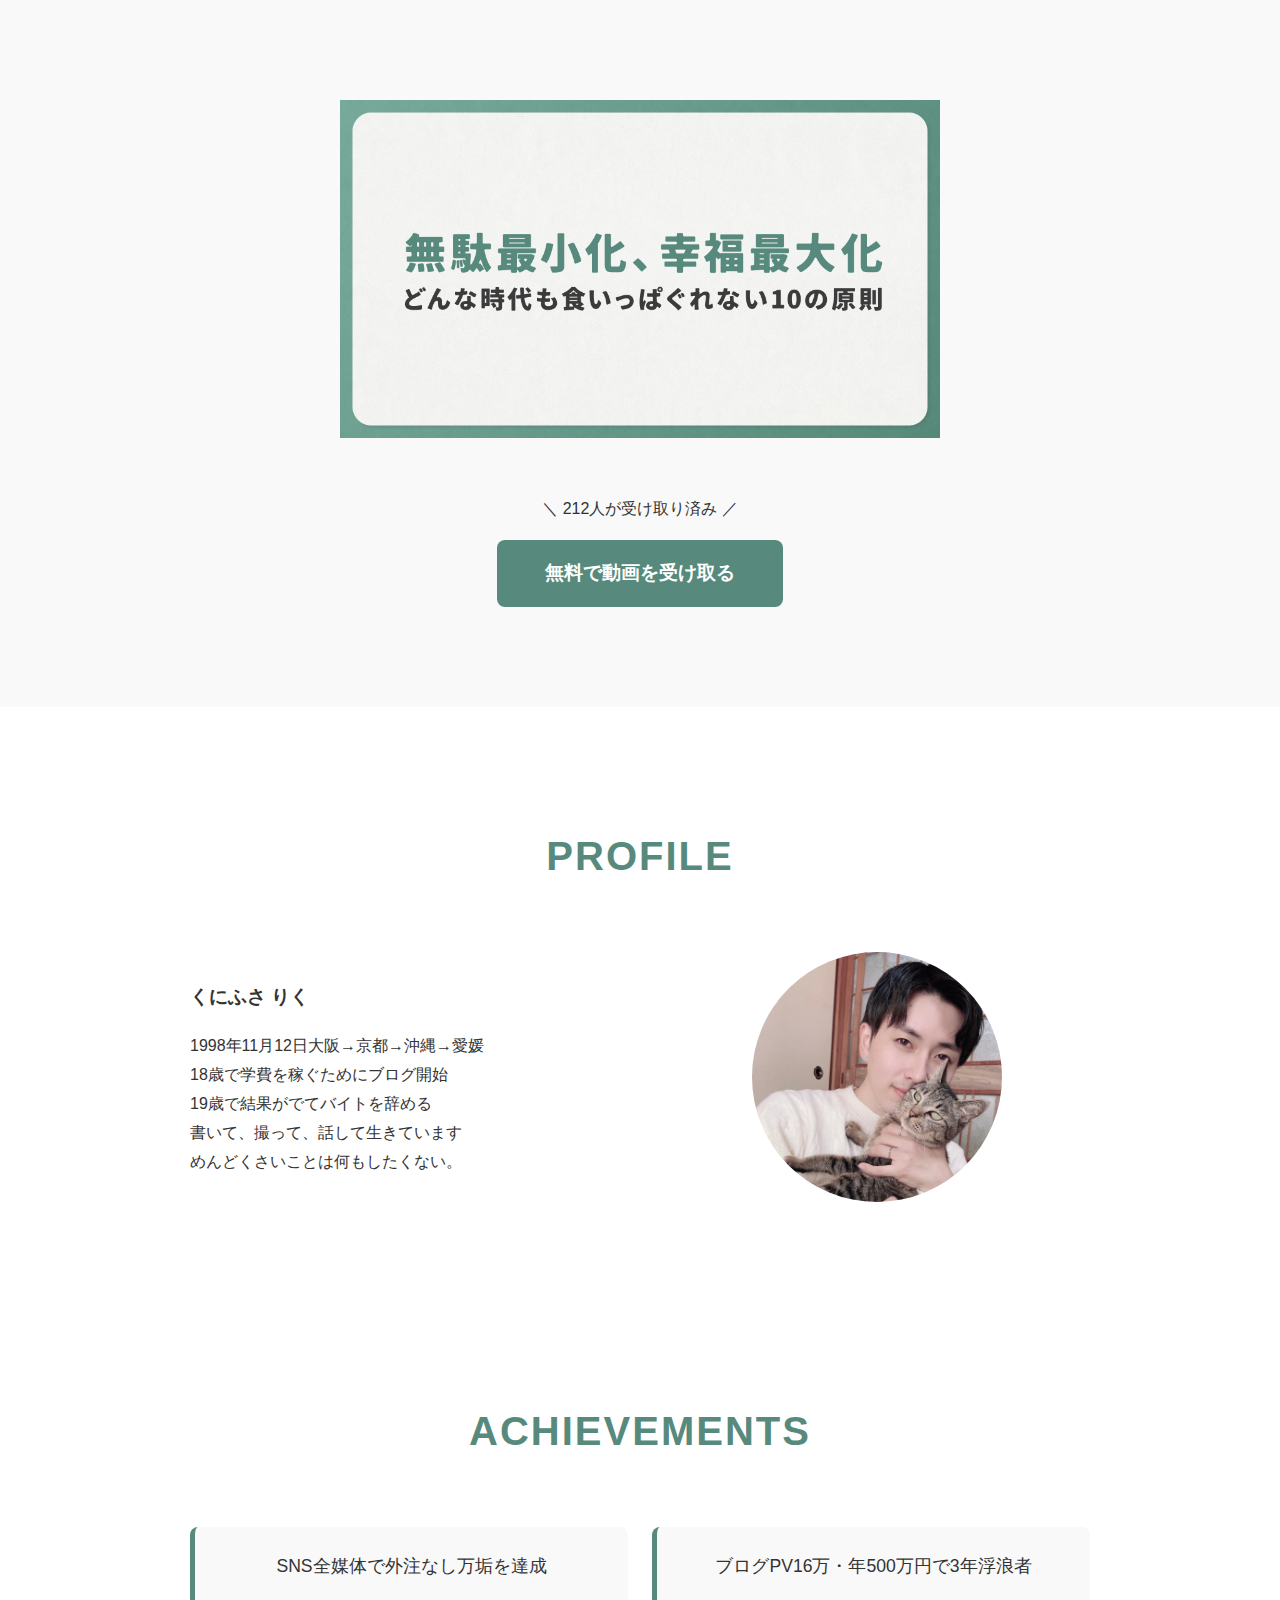
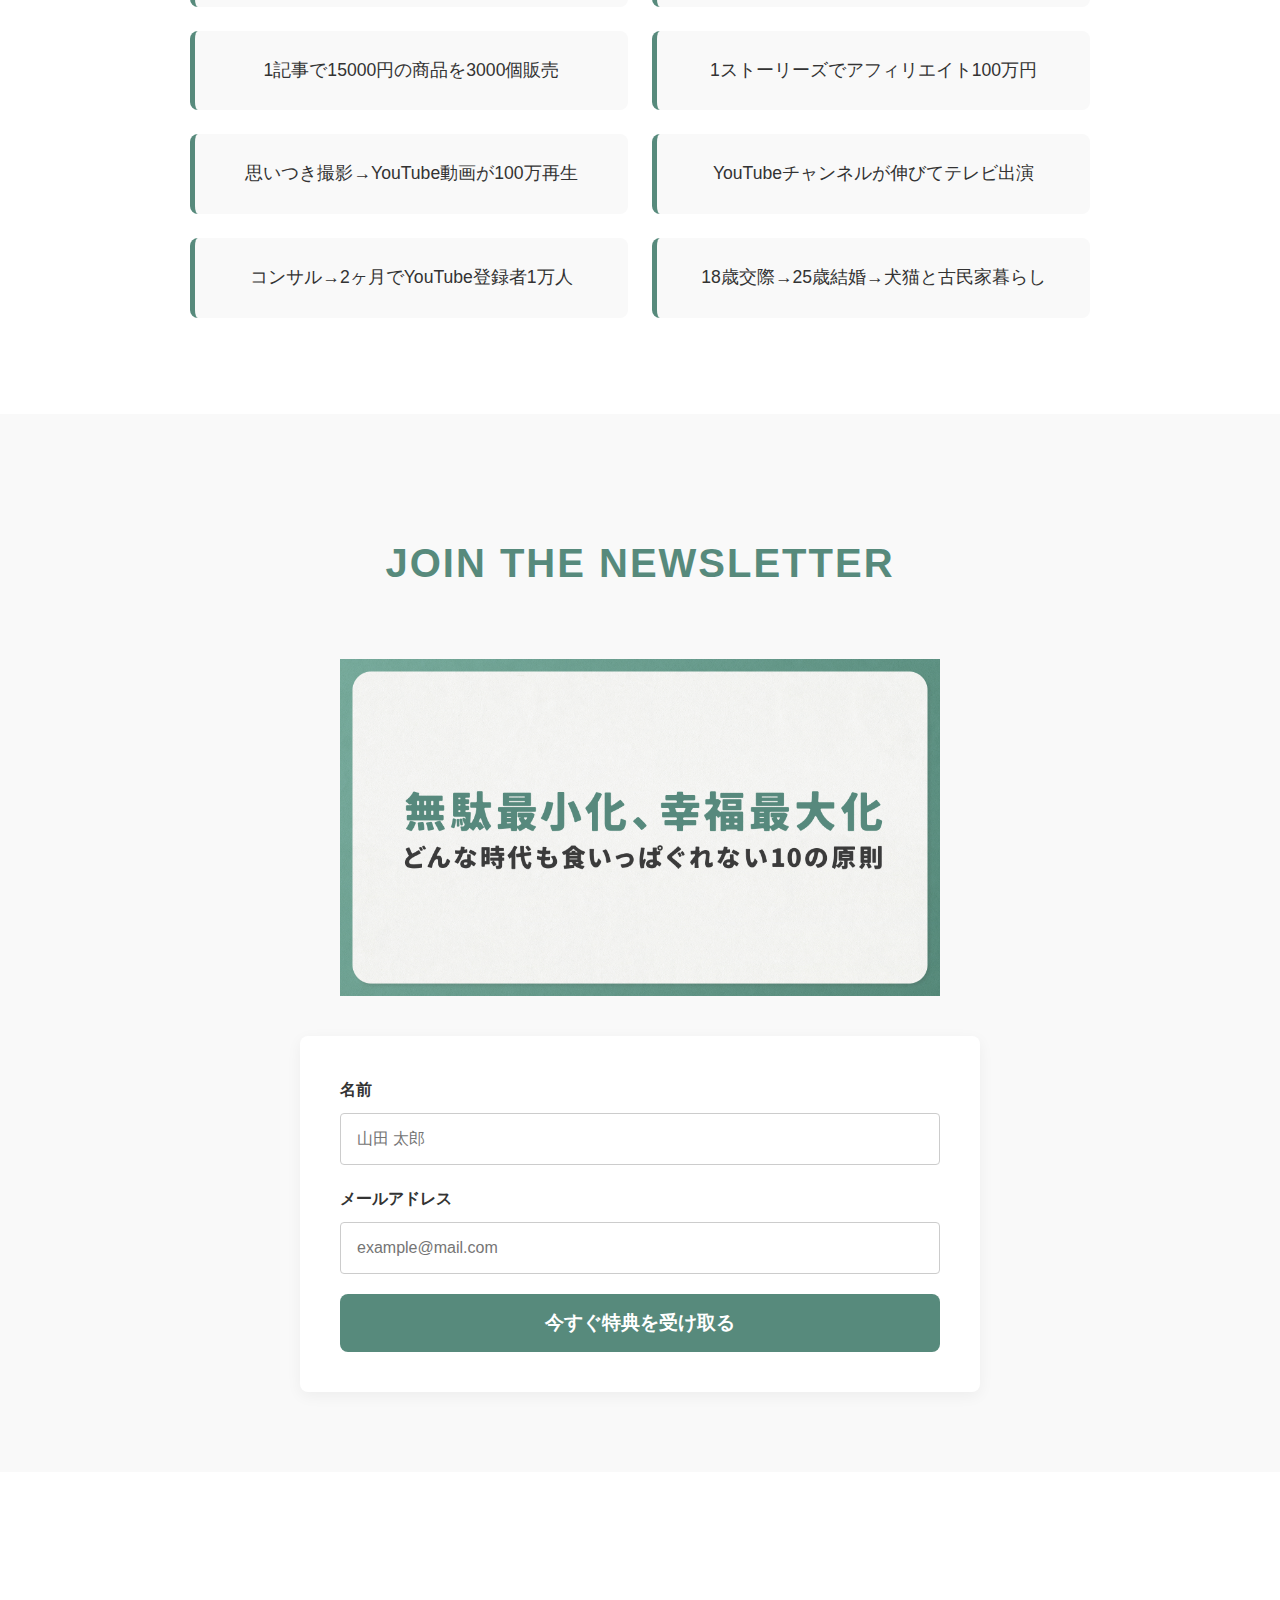
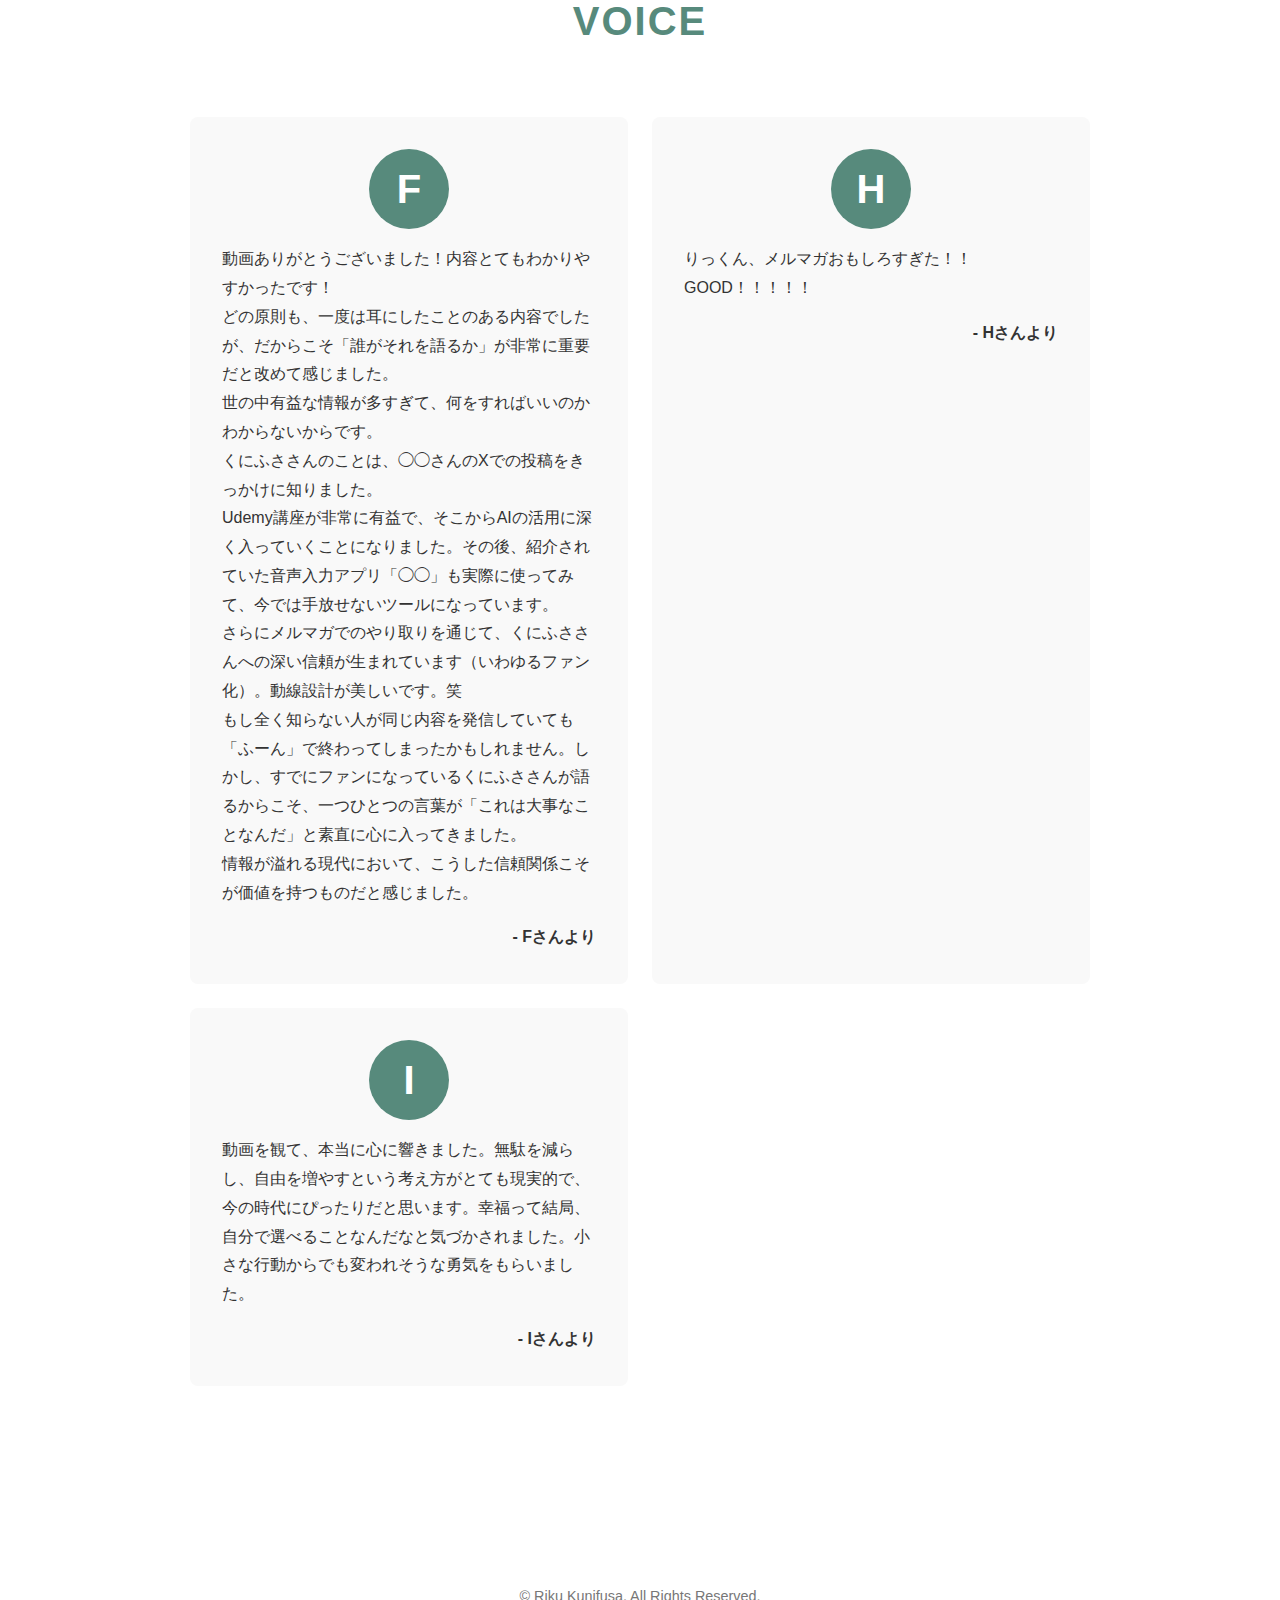
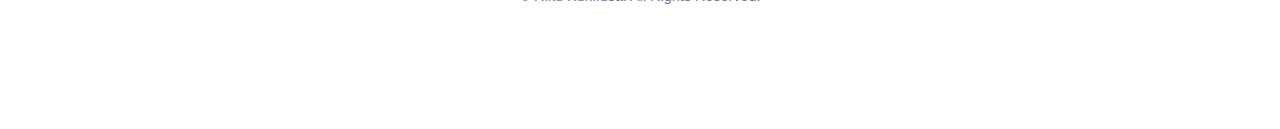
<file: index.html>
<!DOCTYPE html>
<html lang="ja">
<head>
    <meta charset="UTF-8">
    <meta name="viewport" content="width=device-width, initial-scale=1.0">
    <title>くにふさりく 公式メルマガ｜無駄最小化、幸福最大化</title>
    <link rel="icon" href="images/profile_icon.jpg">
    <link rel="stylesheet" href="style.css">
    <!-- MyASP Form CSS -->
    <link rel="stylesheet" type="text/css" href="https://my937p.com/p/format_css?item_id=HDAPYctM&format=div&form_align=&label_align=&radio_float=&checkbox_float=&label_width=0&input_width=0&theme_name=3_7&ver=3" />
    <link rel="stylesheet" type="text/css" href="https://my937p.com/p/mobile_css?item_id=HDAPYctM&format=div&form_align=&label_align=&radio_float=&checkbox_float=&label_width=0&input_width=0&theme_name=3_7&ver=3" />
    <link rel="stylesheet" type="text/css" href="https://my937p.com/css/form/myasp-ui-form.css?d=20250810224710">

    <!-- OGP Settings -->
    <meta property="og:title" content="くにふさりく 公式メルマガ｜無駄最小化、幸福最大化" />
    <meta property="og:description" content="どんな時代も食いっぱぐれない10の原則" />
    <meta property="og:type" content="website" />
    <meta property="og:url" content="https://dscrx100love.github.io/magazine/" />
    <meta property="og:image" content="https://dscrx100love.github.io/magazine/images/og.png" />
    <meta property="og:site_name" content="くにふさりく 公式メルマガ" />
    <meta name="twitter:card" content="summary_large_image" />
</head>
<body>

    <header class="hero">
        <div class="container">
            <img src="images/package.jpg" alt="どんな時代も食いっぱぐれない10の原則" class="hero-image">
            <p class="present-text"> ＼ 212人が受け取り済み ／</p>
            <a href="#form-section" class="cta-button">無料で動画を受け取る</a>
        </div>
    </header>

    <main>
        <section class="profile">
            <div class="container">
                <h2 class="section-title">PROFILE</h2>
                <div class="flex-container reverse">
                    <div class="flex-item">
                        <img src="images/profile_icon.jpg" alt="プロフィールアイコン" class="profile-image">
                    </div>
                    <div class="flex-item">
                        <h3>くにふさ りく</h3>
                        <p>1998年11月12日大阪→京都→沖縄→愛媛<br>
                        18歳で学費を稼ぐためにブログ開始<br>
                        19歳で結果がでてバイトを辞める<br>
                        書いて、撮って、話して生きています<br>
                        めんどくさいことは何もしたくない。</p>
                    </div>
                </div>
            </div>
        </section>

        <section class="achievements">
            <div class="container">
                <h2 class="section-title">ACHIEVEMENTS</h2>
                <ul class="achievements-list">
                    <li>SNS全媒体で外注なし万垢を達成</li>
                    <li>ブログPV16万・年500万円で3年浮浪者</li>
                    <li>1記事で15000円の商品を3000個販売</li>
                    <li>1ストーリーズでアフィリエイト100万円</li>
                    <li>思いつき撮影→YouTube動画が100万再生</li>
                    <li>YouTubeチャンネルが伸びてテレビ出演</li>
                    <li>コンサル→2ヶ月でYouTube登録者1万人</li>
                    <li>18歳交際→25歳結婚→犬猫と古民家暮らし</li>
                </ul>
            </div>
        </section>

        <section id="form-section" class="register">
            <div class="container">
                <h2 class="section-title">JOIN THE NEWSLETTER</h2>
                <img src="images/package.jpg" alt="どんな時代も食いっぱぐれない10の原則" class="form-section-image">
                
                <!-- MyASP Form Start -->
                <div class="myasp-form-container">
                    <form action="https://my937p.com/p/r/HDAPYctM" enctype="multipart/form-data" id="UserItemForm" class="myForm" method="post" accept-charset="utf-8">
                        <input type="hidden" name="_method" value="POST"/>
                        
                        <div class="input text input_unit required">
                            <div class="my_column my_left">
                                <div class="label_frame">
                                    <label for="Username1" class="form_input_label required">名前</label>
                                </div>
                            </div>
                            <div class="my_column my_right">
                                <input name="data[User][name1]" id="Username1" value="" class="required" type="text" placeholder="山田 太郎"/>
                            </div>
                        </div>
                
                        <div class="input text input_unit required">
                            <div class="my_column my_left">
                                <div class="label_frame">
                                    <label for="Usermail" class="form_input_label required">メールアドレス</label>
                                </div>
                            </div>
                            <div class="my_column my_right">
                                <input name="data[User][mail]" id="Usermail" value="" class="required" type="text" placeholder="example@mail.com"/>
                            </div>
                        </div>
                
                        <div class="submit form_input_submit">
                            <input type="submit" value="今すぐ特典を受け取る"/>
                        </div>
                        
                        <input type="hidden" id="server_url" value="https://my937p.com/"/>
                        
                        <input type="hidden" name="data[User][referer_form_url]" value="" class="UserRefererFormUrl"/>
                        <input type="hidden" name="data[User][referer_url]" value="" class="UserRefererUrl"/>
                
                        <script type="text/javascript">
                        if (document.referrer.length !=0 ){
                            if (document.getElementsByClassName("UserRefererUrl")){
                                var user_referer_url = document.getElementsByClassName("UserRefererUrl");
                                for (var i = 0; i < user_referer_url.length; i++){
                                    user_referer_url[i].value = document.referrer;
                                }
                            } else if (document.getElementById("UserRefererUrl")) {
                                document.getElementById("UserRefererUrl").value = document.referrer;
                            }
                        }
                        if (document.getElementsByClassName("UserRefererFormUrl")){
                            var user_referer_form_url = document.getElementsByClassName("UserRefererFormUrl");
                            for (var i = 0; i < user_referer_form_url.length; i++){
                                user_referer_form_url[i].value = location.href;
                            }
                        } else if (document.getElementById("UserRefererFormUrl")) {
                            document.getElementById("UserRefererFormUrl").value = location.href;
                        }
                        </script>
                    </form>
                </div>
                <!-- MyASP Form End -->

            </div>
        </section>

        <section class="testimonials">
            <div class="container">
                <h2 class="section-title">VOICE</h2>
                <div class="testimonials-grid">
                    <div class="voice-card">
                        <div class="voice-initial">F</div>
                        <p>動画ありがとうございました！内容とてもわかりやすかったです！</p>
                        <p>どの原則も、一度は耳にしたことのある内容でしたが、だからこそ「誰がそれを語るか」が非常に重要だと改めて感じました。</p>
                        <p>世の中有益な情報が多すぎて、何をすればいいのかわからないからです。</p>
                        <p>くにふささんのことは、◯◯さんのXでの投稿をきっかけに知りました。</p>
                        <p>Udemy講座が非常に有益で、そこからAIの活用に深く入っていくことになりました。その後、紹介されていた音声入力アプリ「◯◯」も実際に使ってみて、今では手放せないツールになっています。</p>
                        <p>さらにメルマガでのやり取りを通じて、くにふささんへの深い信頼が生まれています（いわゆるファン化）。動線設計が美しいです。笑</p>
                        <p>もし全く知らない人が同じ内容を発信していても「ふーん」で終わってしまったかもしれません。しかし、すでにファンになっているくにふささんが語るからこそ、一つひとつの言葉が「これは大事なことなんだ」と素直に心に入ってきました。</p>
                        <p>情報が溢れる現代において、こうした信頼関係こそが価値を持つものだと感じました。</p>
                        <p class="voice-name">- Fさんより</p>
                    </div>
                    <div class="voice-card">
                        <div class="voice-initial">H</div>
                        <p>りっくん、メルマガおもしろすぎた！！<br>GOOD！！！！！</p>
                        <p class="voice-name">- Hさんより</p>
                    </div>
                    <div class="voice-card">
                        <div class="voice-initial">I</div>
                        <p>動画を観て、本当に心に響きました。無駄を減らし、自由を増やすという考え方がとても現実的で、今の時代にぴったりだと思います。幸福って結局、自分で選べることなんだなと気づかされました。小さな行動からでも変われそうな勇気をもらいました。</p>
                        <p class="voice-name">- Iさんより</p>
                    </div>
                </div>
            </div>
        </section>
    </main>

    <footer>
        <div class="container">
            <p>&copy; Riku Kunifusa. All Rights Reserved.</p>
        </div>
    </footer>

    <script src="https://my937p.com/js/validation.js?d=20250919074445"></script>
</body>
</html>
</file>
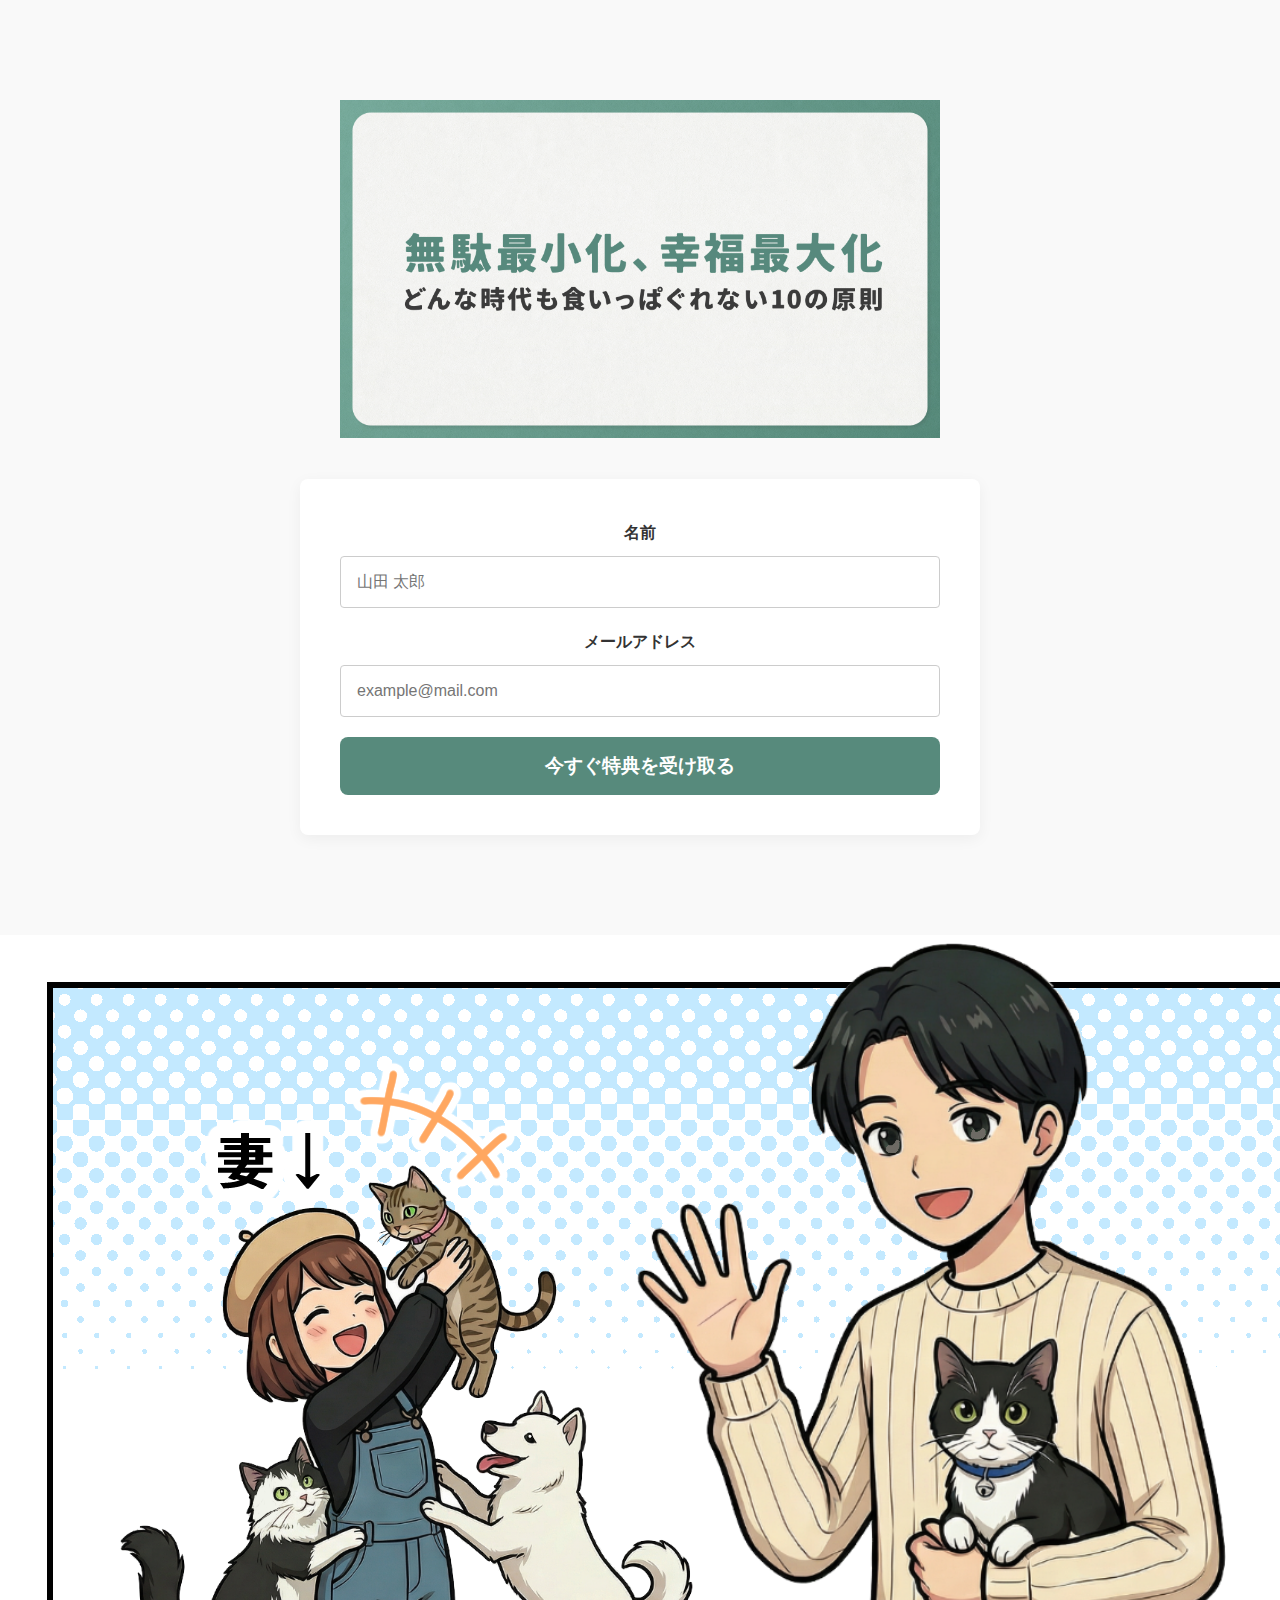
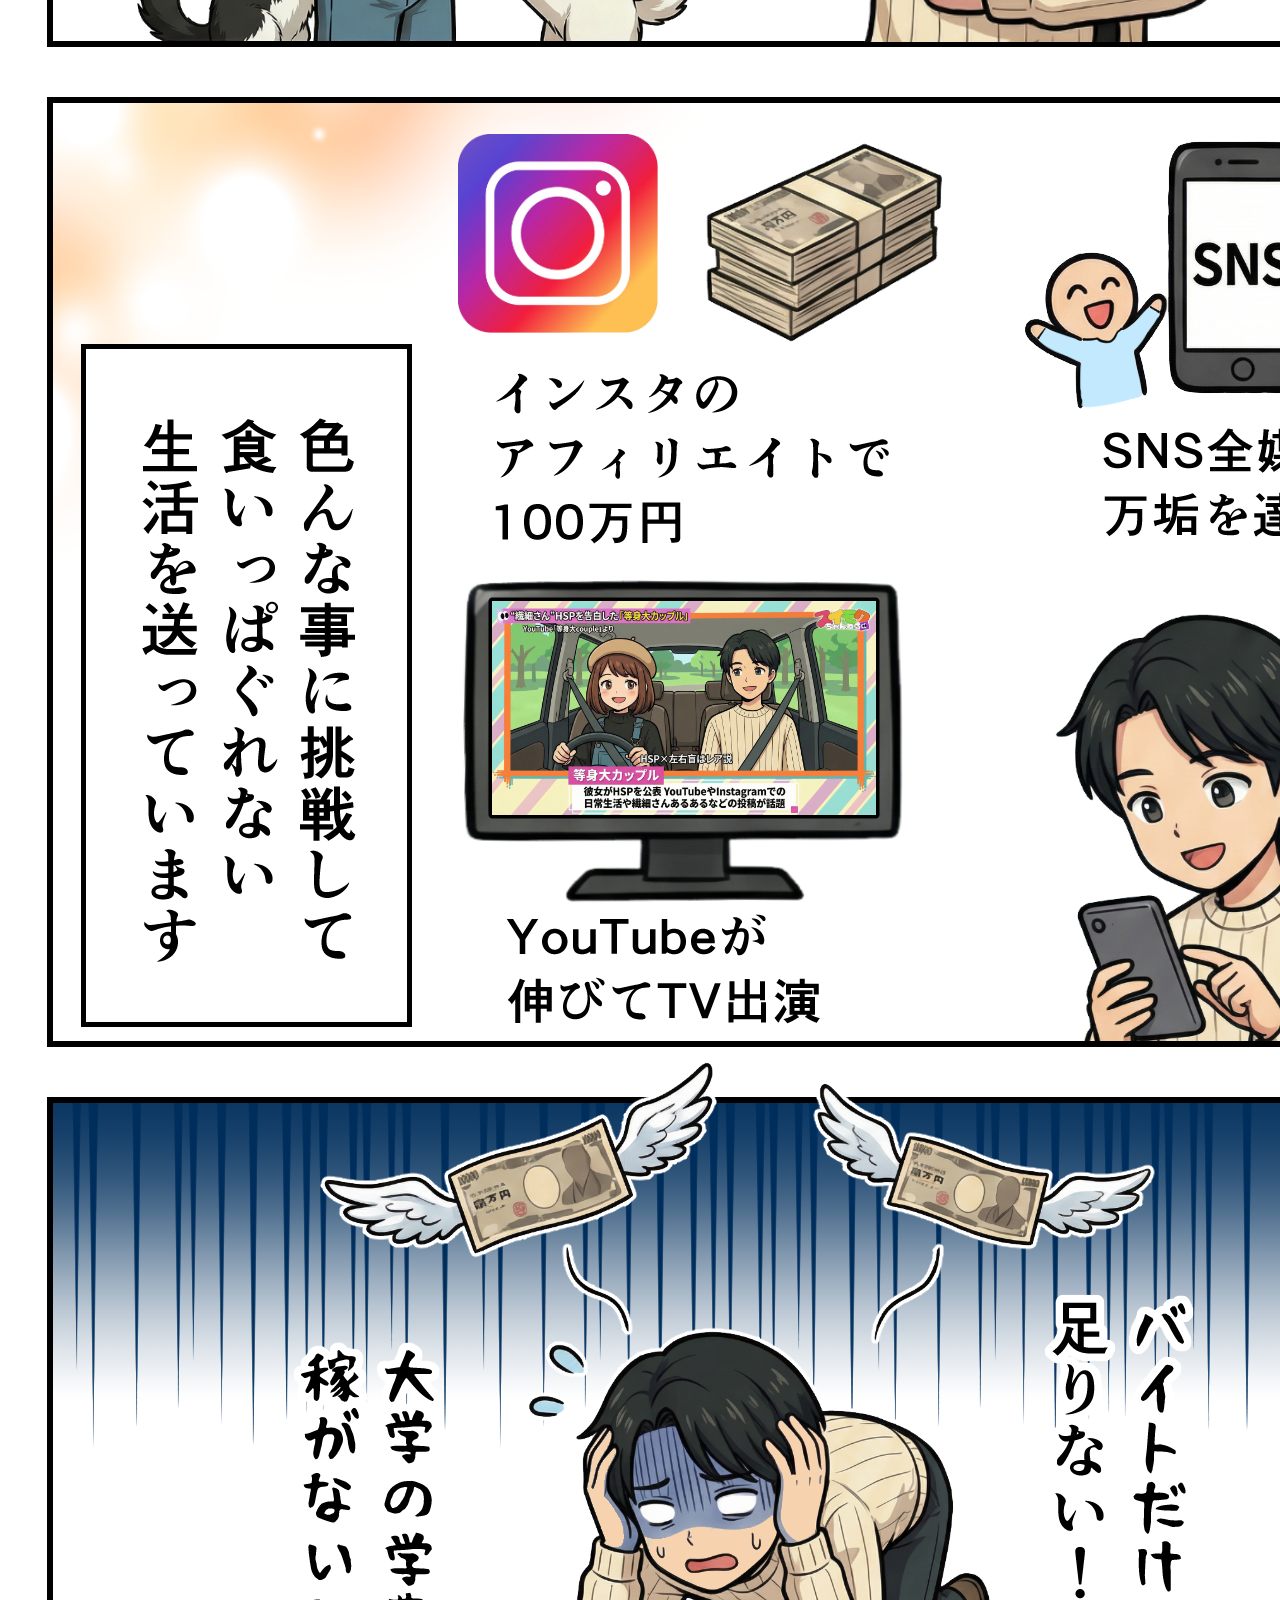
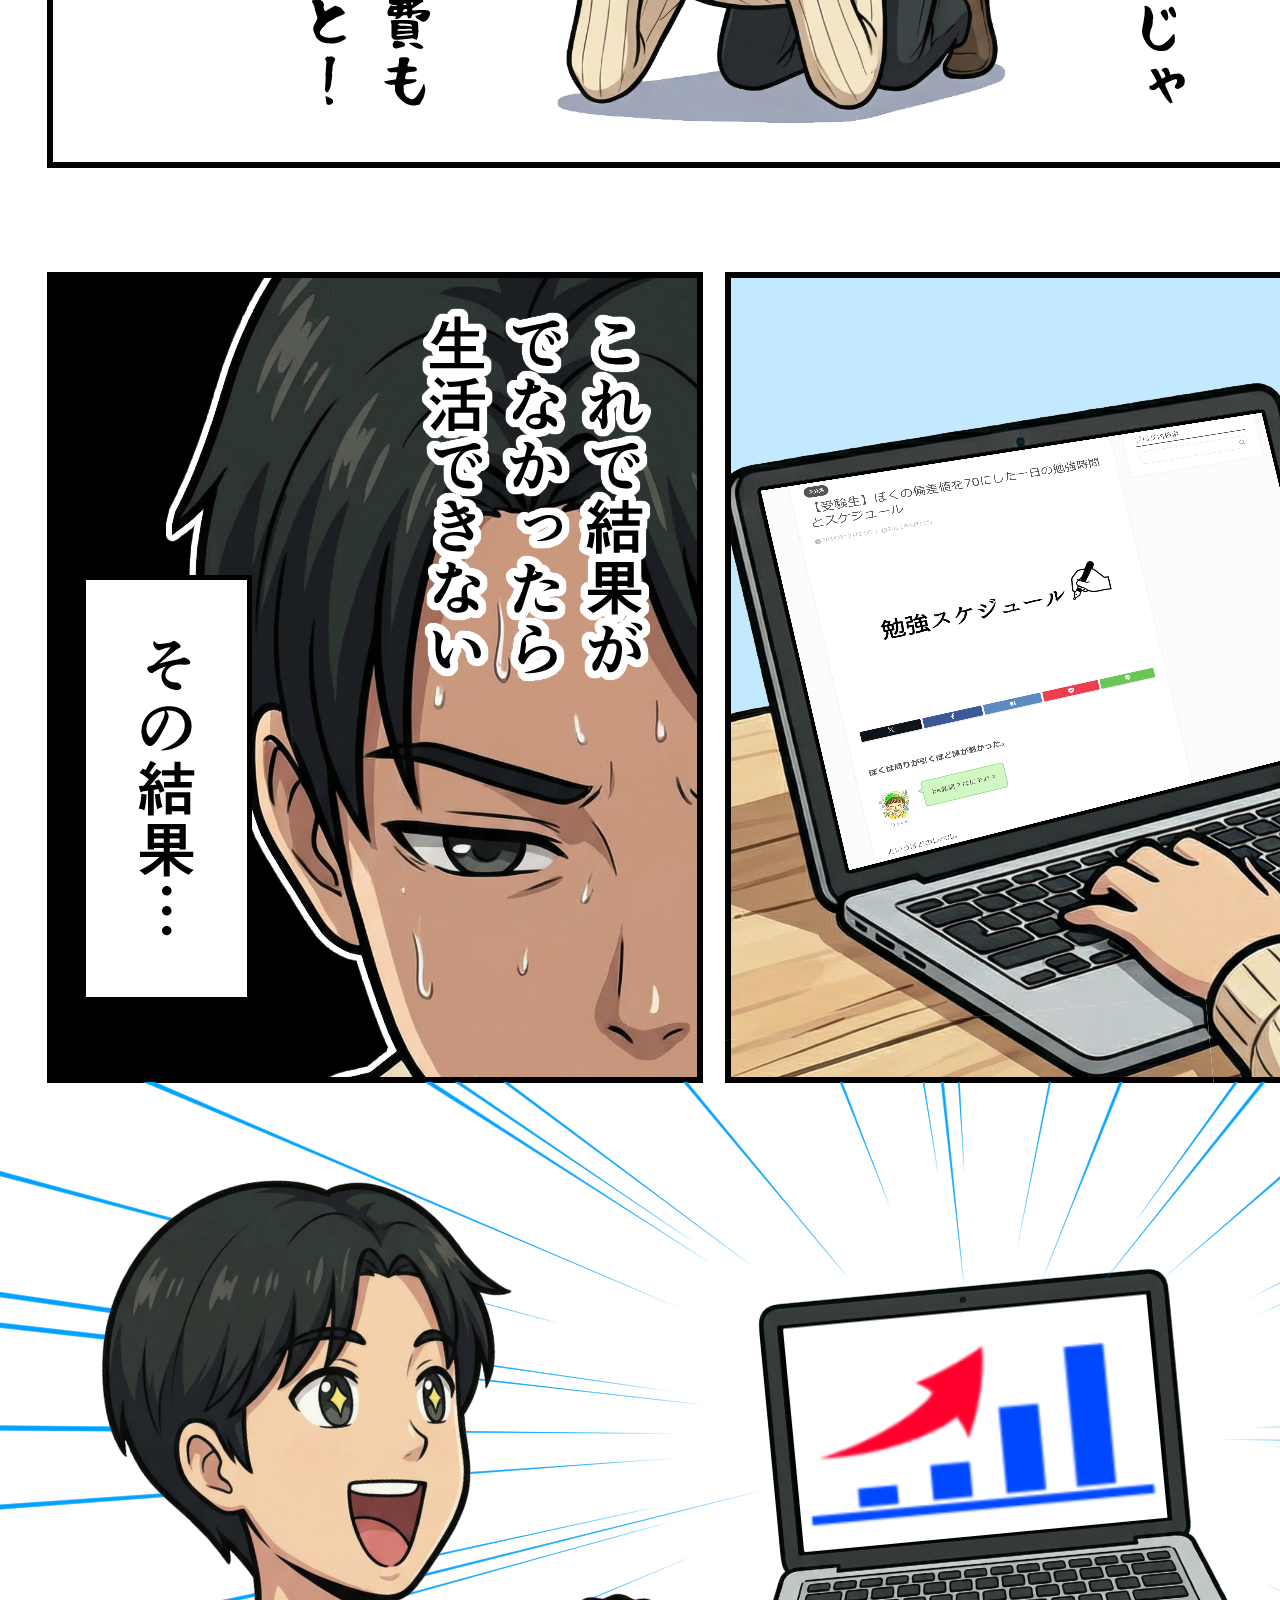
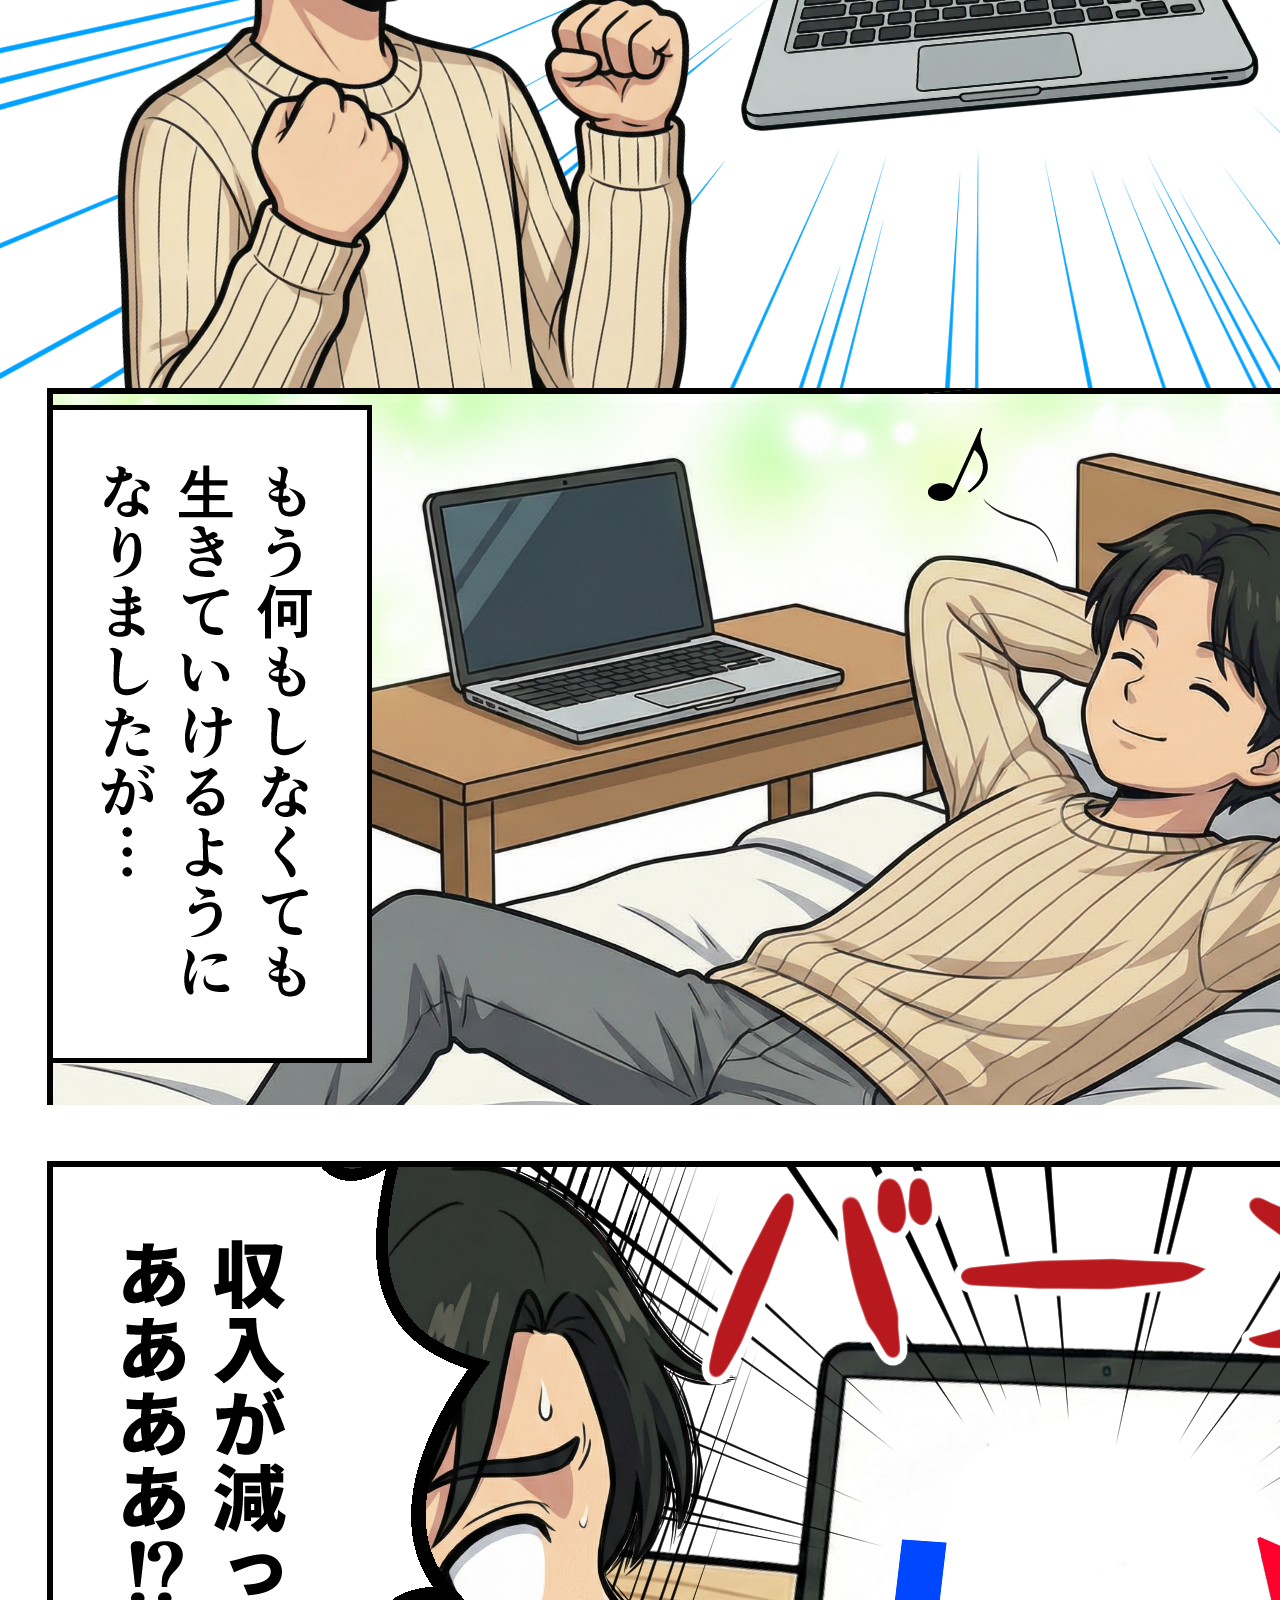
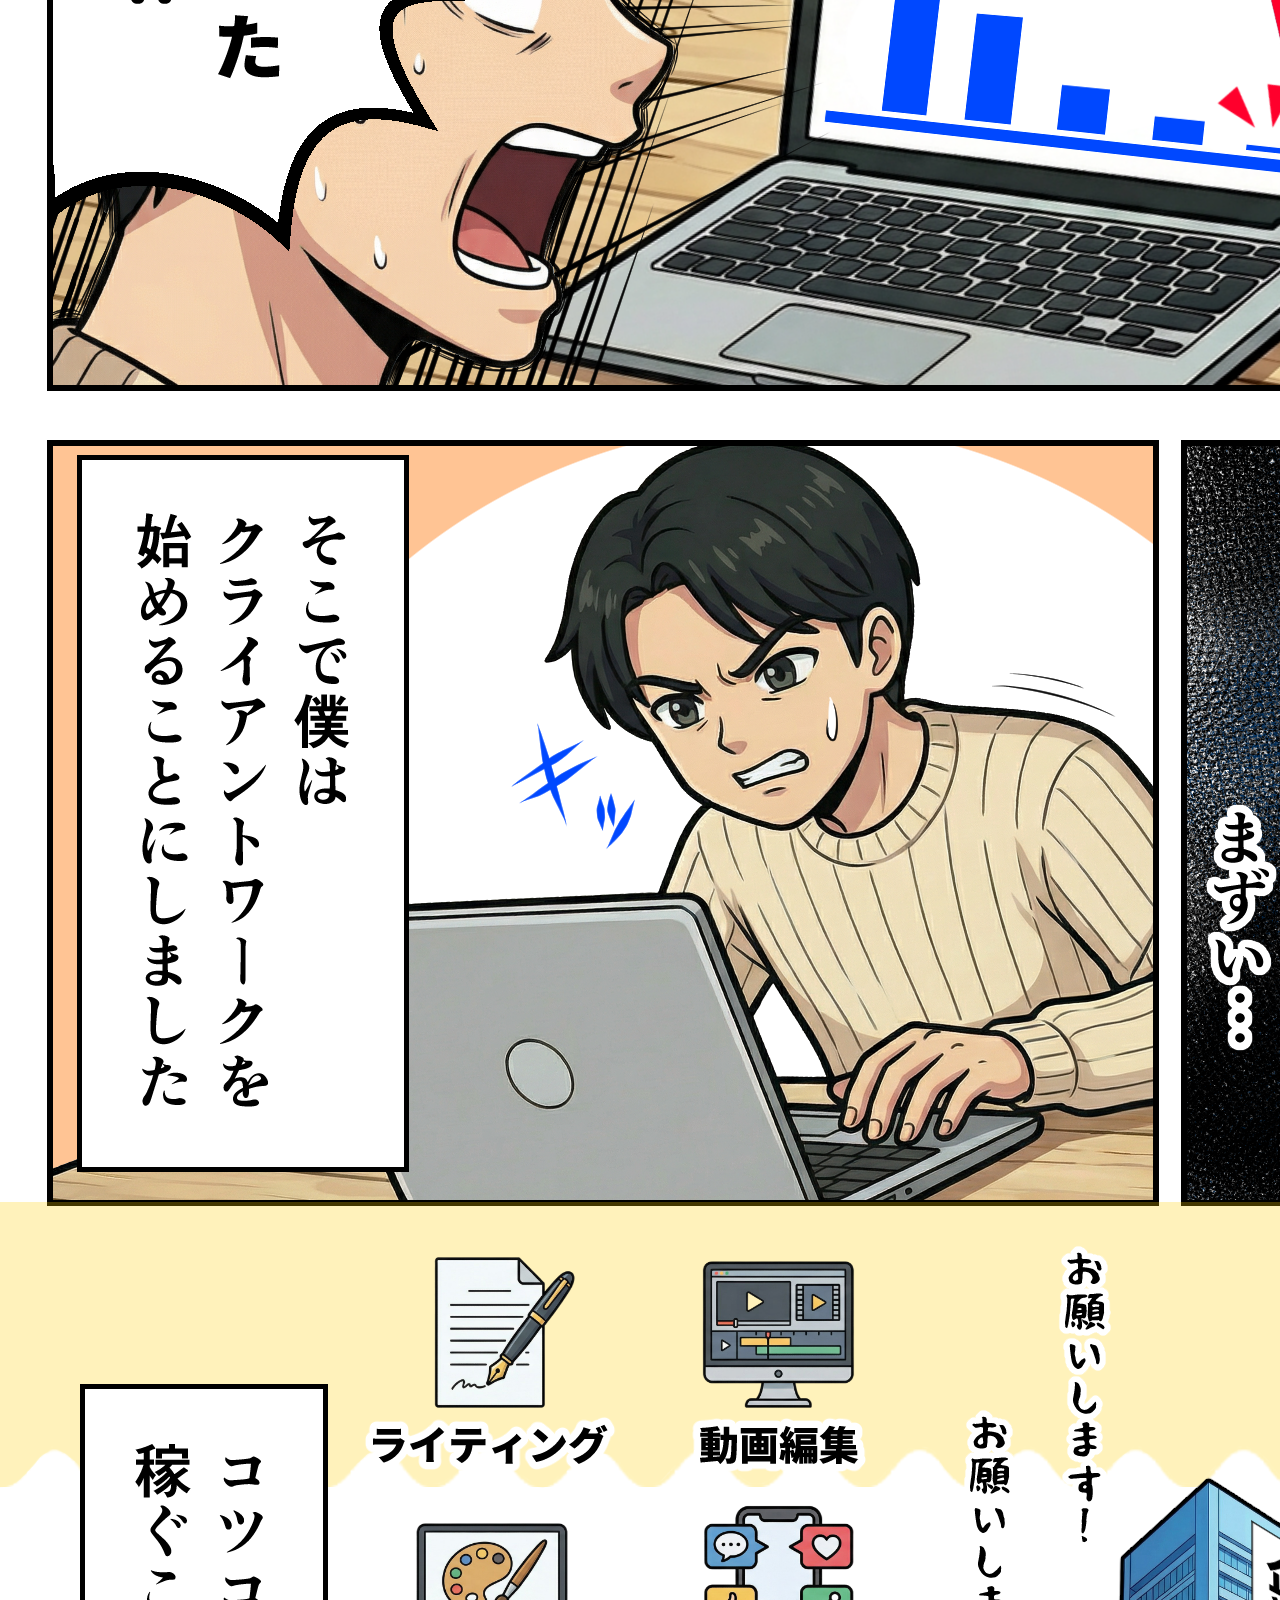
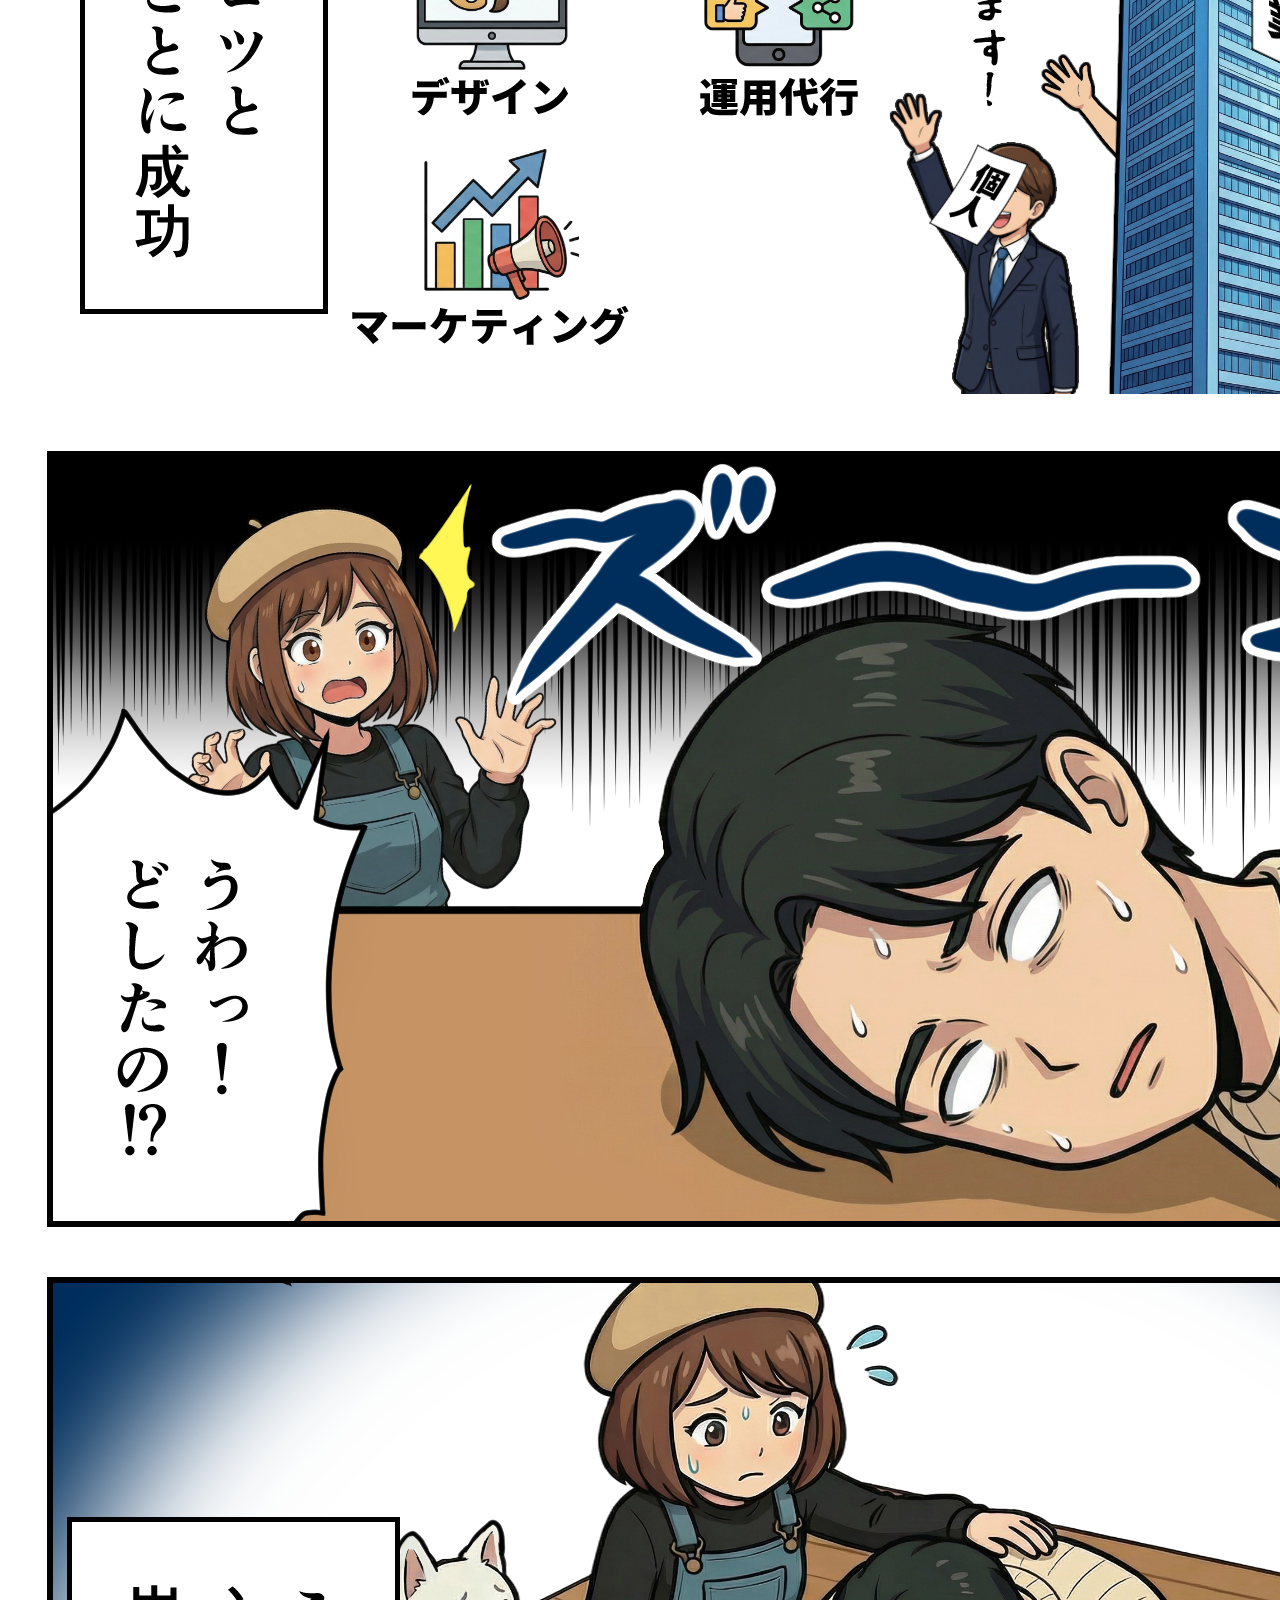
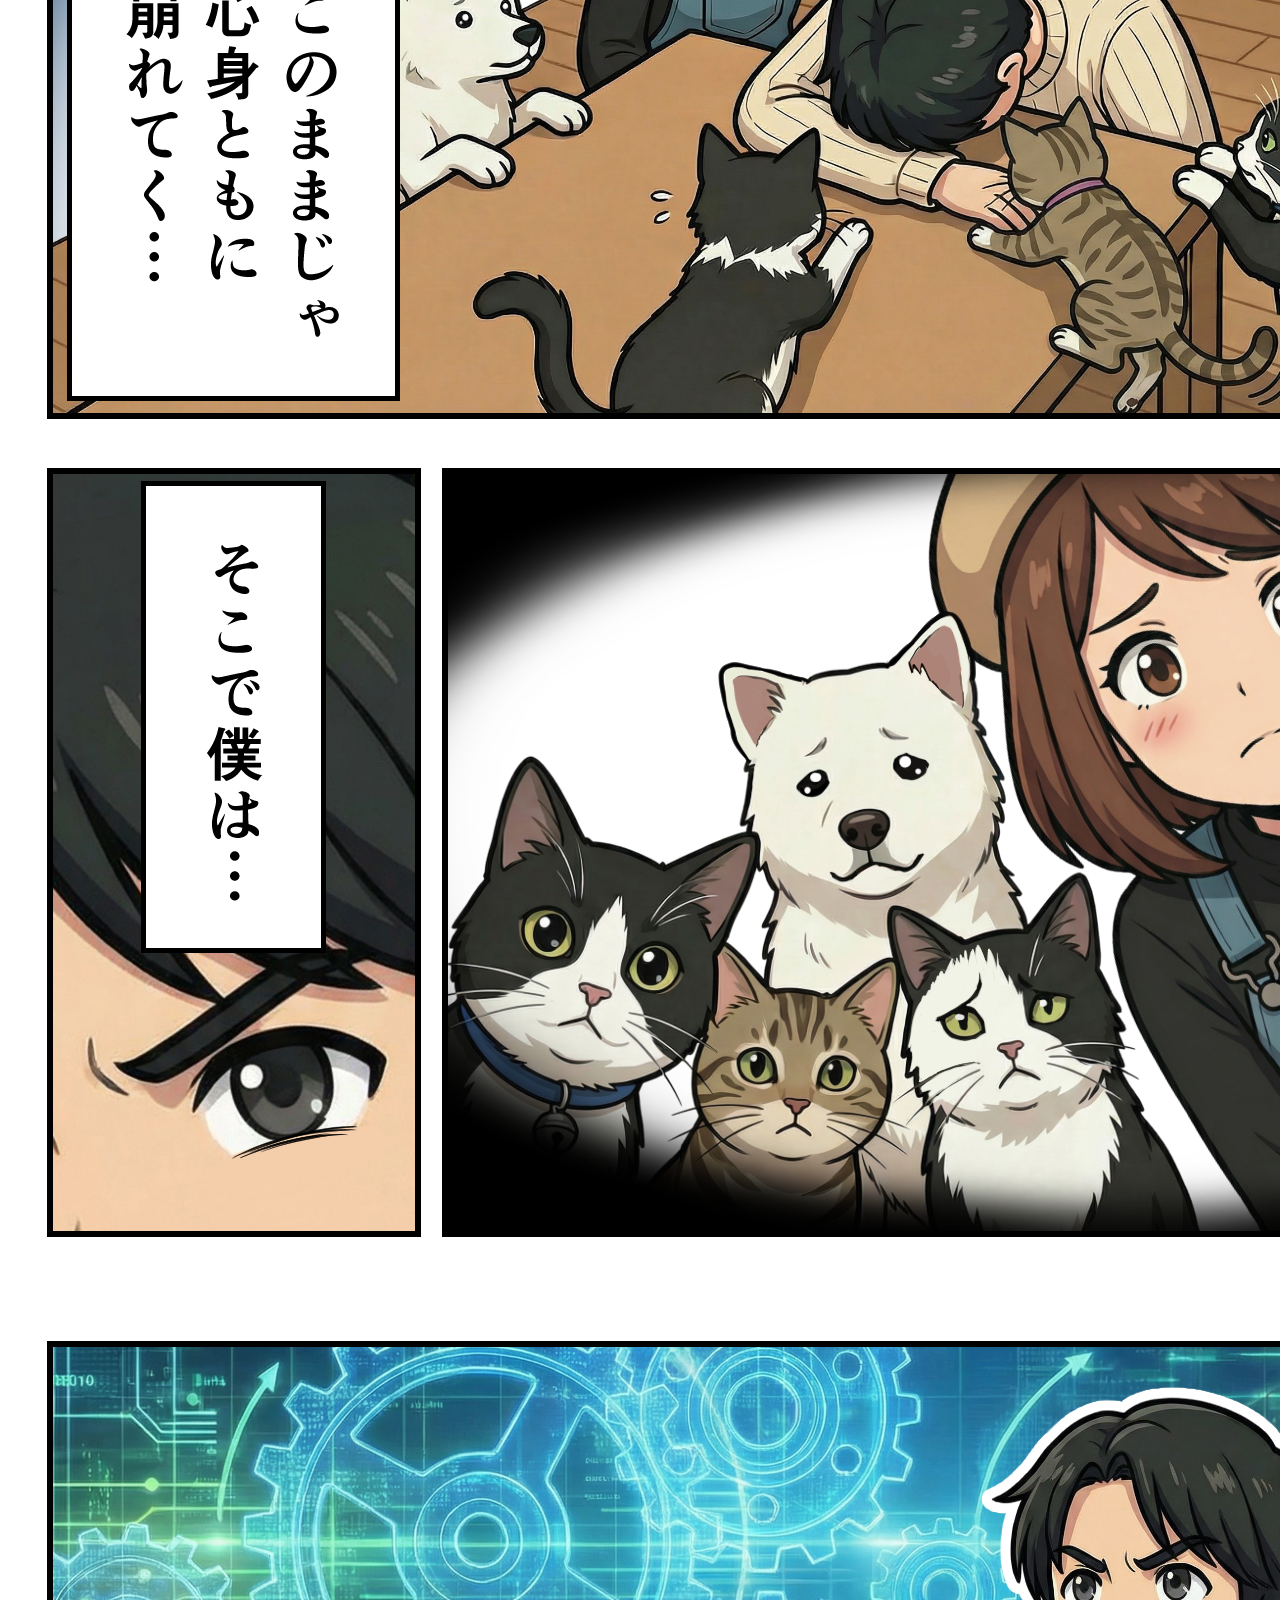
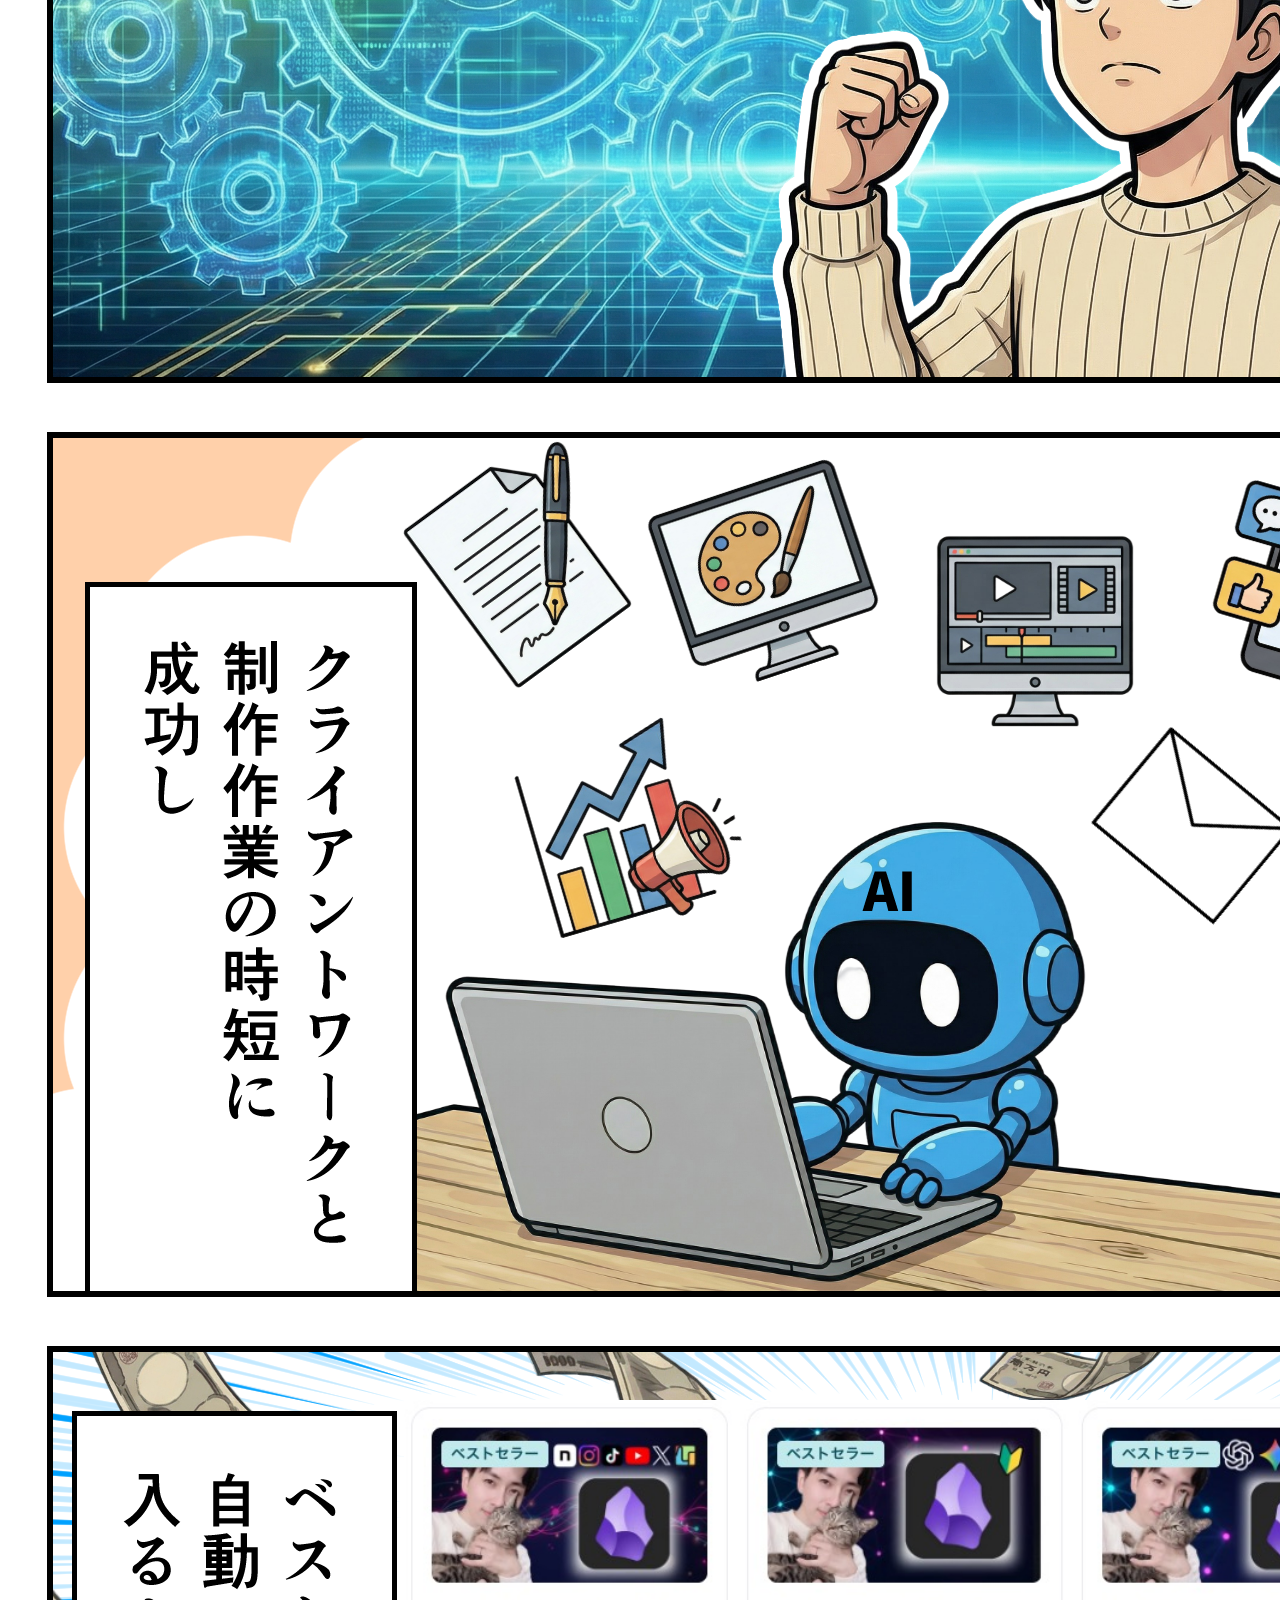
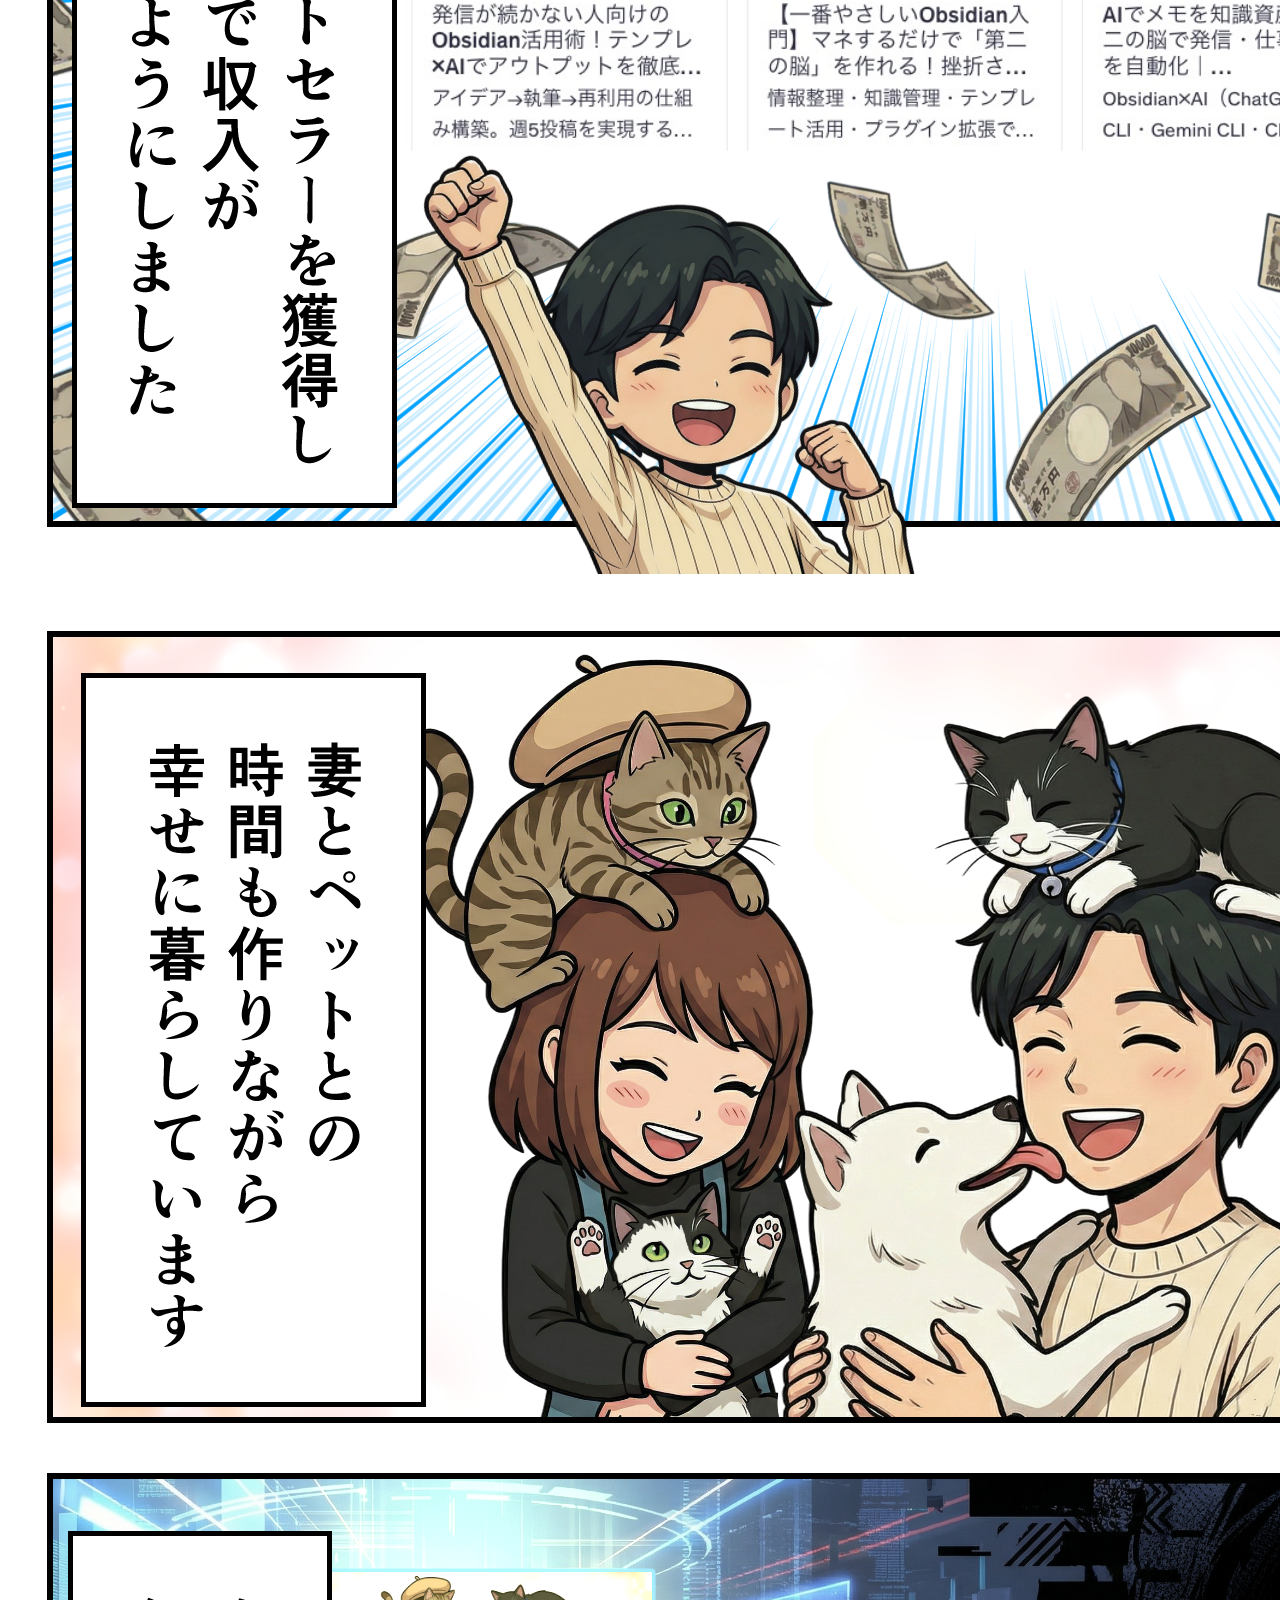
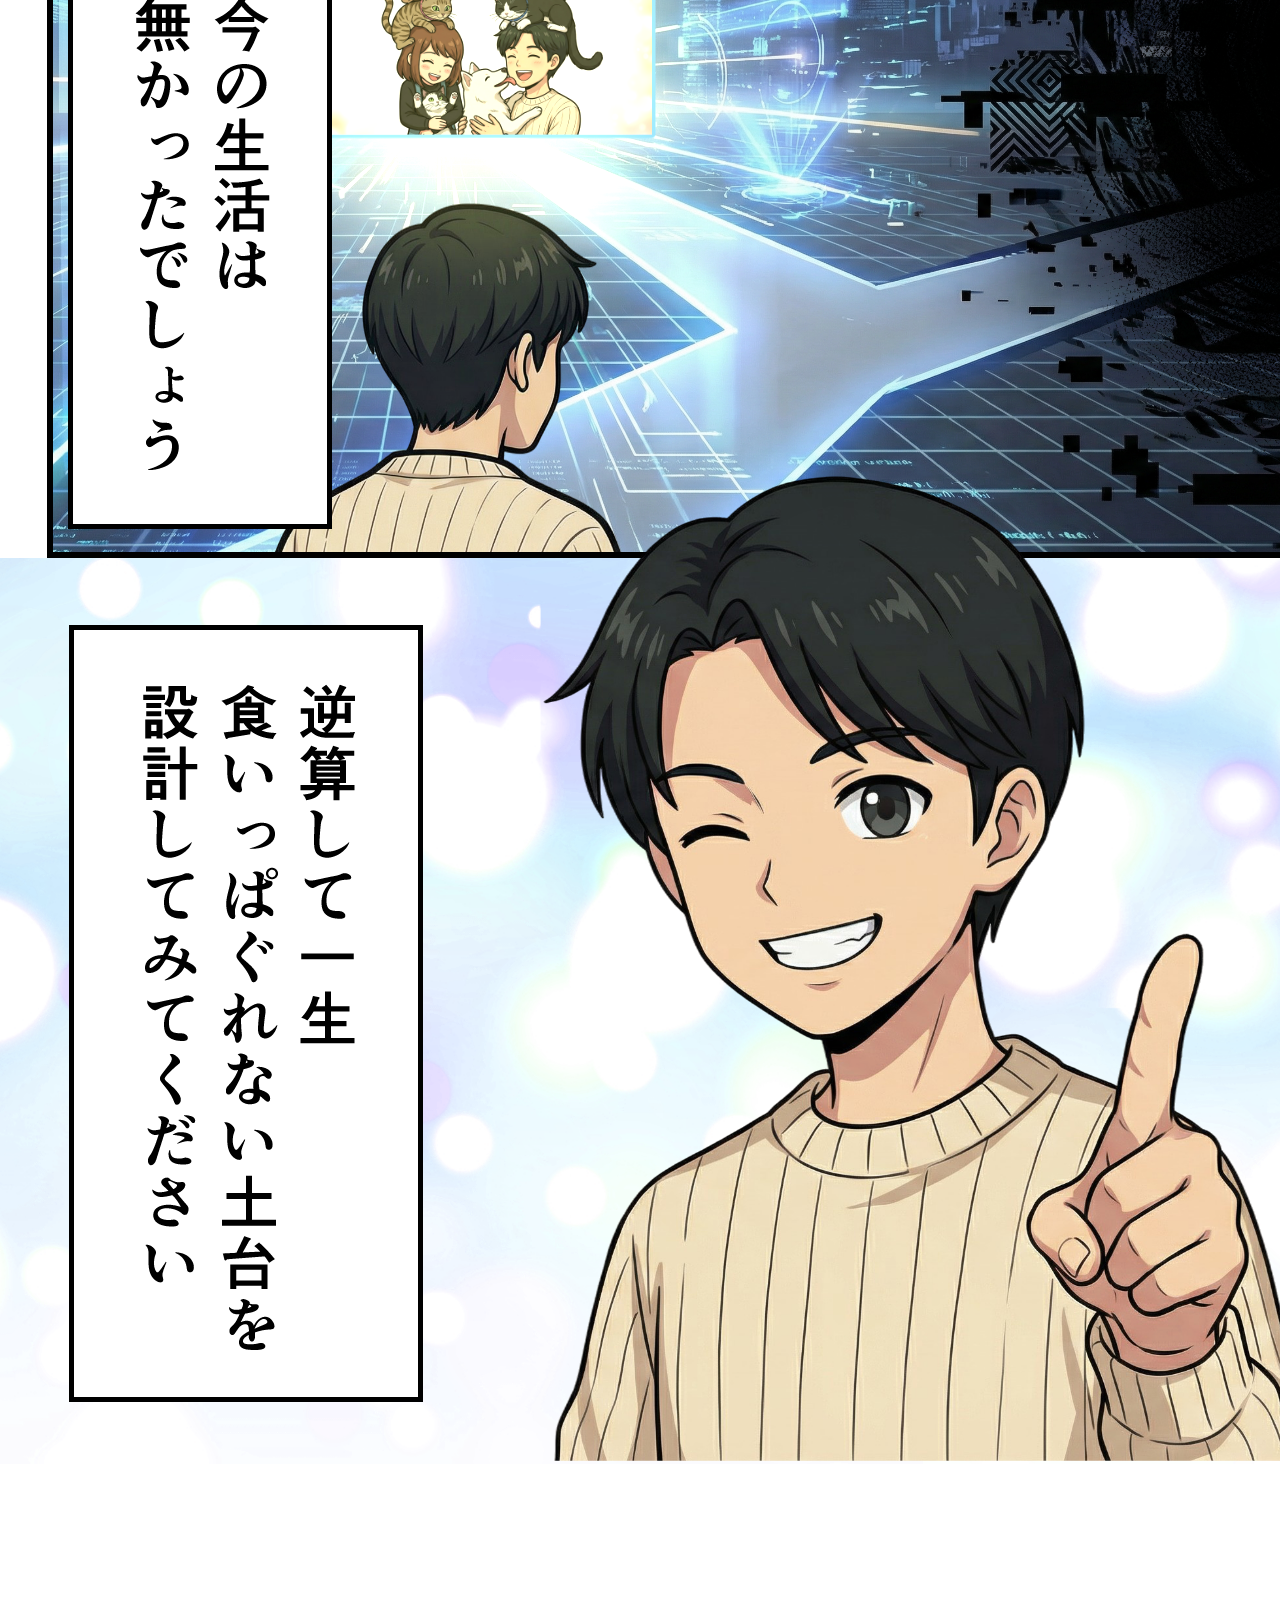
<file: blog/index.html>
<!DOCTYPE html>
<html lang="ja">

<head>
    <meta charset="UTF-8">
    <meta name="viewport" content="width=device-width, initial-scale=1.0">
    <title>くにふさりく 公式メルマガ｜無駄最小化、幸福最大化</title>
    <link rel="icon" href="../images/profile_icon.jpg">
    <link rel="stylesheet" href="../style.css">
    <!-- MyASP Form CSS -->
    <link rel="stylesheet" type="text/css"
        href="https://my937p.com/p/format_css?item_id=HDAPYctM&format=div&form_align=&label_align=&radio_float=&checkbox_float=&label_width=0&input_width=0&theme_name=3_7&ver=3" />
    <link rel="stylesheet" type="text/css"
        href="https://my937p.com/p/mobile_css?item_id=HDAPYctM&format=div&form_align=&label_align=&radio_float=&checkbox_float=&label_width=0&input_width=0&theme_name=3_7&ver=3" />
    <link rel="stylesheet" type="text/css" href="https://my937p.com/css/form/myasp-ui-form.css?d=20250810224710">

    <!-- OGP Settings -->
    <meta property="og:title" content="くにふさりく 公式メルマガ｜無駄最小化、幸福最大化" />
    <meta property="og:description" content="どんな時代も食いっぱぐれない10の原則" />
    <meta property="og:type" content="website" />
    <meta property="og:url" content="https://dscrx100love.github.io/magazine/" />
    <meta property="og:image" content="https://dscrx100love.github.io/magazine/images/og.png" />
    <meta property="og:site_name" content="くにふさりく 公式メルマガ" />
    <meta name="twitter:card" content="summary_large_image" />
</head>

<body>

    <header class="hero">
        <div class="container">
            <img src="../images/package.jpg" alt="どんな時代も食いっぱぐれない10の原則" class="hero-image">

            <!-- MyASP Form Start (Top) -->
            <div class="myasp-form-container">
                <form action="https://my937p.com/p/r/HDAPYctM" enctype="multipart/form-data" id="UserItemForm_top"
                    class="myForm" method="post" accept-charset="utf-8">
                    <input type="hidden" name="_method" value="POST" />

                    <div class="input text input_unit required">
                        <div class="my_column my_left">
                            <div class="label_frame">
                                <label for="Username1_top" class="form_input_label required">名前</label>
                            </div>
                        </div>
                        <div class="my_column my_right">
                            <input name="data[User][name1]" id="Username1_top" value="" class="required" type="text"
                                placeholder="山田 太郎" />
                        </div>
                    </div>

                    <div class="input text input_unit required">
                        <div class="my_column my_left">
                            <div class="label_frame">
                                <label for="Usermail_top" class="form_input_label required">メールアドレス</label>
                            </div>
                        </div>
                        <div class="my_column my_right">
                            <input name="data[User][mail]" id="Usermail_top" value="" class="required" type="text"
                                placeholder="example@mail.com" />
                        </div>
                    </div>

                    <div class="submit form_input_submit">
                        <input type="submit" value="今すぐ特典を受け取る" />
                    </div>

                    <input type="hidden" id="server_url_top" value="https://my937p.com/" />
                    <input type="hidden" name="data[User][referer_form_url]" value="" class="UserRefererFormUrl" />
                    <input type="hidden" name="data[User][referer_url]" value="" class="UserRefererUrl" />
                </form>
            </div>
            <!-- MyASP Form End (Top) -->

        </div>
    </header>

    <main>
        <section class="manga-gallery">
            <div class="container--gallery">
                <img src="../images/りっくん　漫画_001.png" alt="漫画1" loading="lazy">
                <img src="../images/りっくん　漫画_002.png" alt="漫画2" loading="lazy">
                <img src="../images/りっくん　漫画_003.png" alt="漫画3" loading="lazy">
                <img src="../images/りっくん　漫画_004.png" alt="漫画4" loading="lazy">
                <img src="../images/りっくん　漫画_005.png" alt="漫画5" loading="lazy">
                <img src="../images/りっくん　漫画_006.png" alt="漫画6" loading="lazy">
            </div>
        </section>

        <section class="profile">
            <div class="container">
                <h2 class="section-title">PROFILE</h2>
                <div class="flex-container reverse">
                    <div class="flex-item">
                        <img src="../images/profile_icon.jpg" alt="プロフィールアイコン" class="profile-image">
                    </div>
                    <div class="flex-item">
                        <h3>くにふさ りく</h3>
                        <p>1998年11月12日大阪→京都→沖縄→愛媛<br>
                            18歳で学費を稼ぐためにブログ開始<br>
                            19歳で結果がでてバイトを辞める<br>
                            書いて、撮って、話して生きています<br>
                            めんどくさいことは何もしたくない。</p>
                    </div>
                </div>
            </div>
        </section>

        <section class="achievements">
            <div class="container">
                <h2 class="section-title">ACHIEVEMENTS</h2>
                <ul class="achievements-list">
                    <li>SNS全媒体で外注なし万垢を達成</li>
                    <li>ブログPV16万・年500万円で3年浮浪者</li>
                    <li>1記事で15000円の商品を3000個販売</li>
                    <li>1ストーリーズでアフィリエイト100万円</li>
                    <li>思いつき撮影→YouTube動画が100万再生</li>
                    <li>YouTubeチャンネルが伸びてテレビ出演</li>
                    <li>コンサル→2ヶ月でYouTube登録者1万人</li>
                    <li>18歳交際→25歳結婚→犬猫と古民家暮らし</li>
                </ul>
            </div>
        </section>

        <section id="form-section" class="register">
            <div class="container">
                <img src="../images/package.jpg" alt="どんな時代も食いっぱぐれない10の原則" class="form-section-image">

                <!-- MyASP Form Start -->
                <div class="myasp-form-container">
                    <form action="https://my937p.com/p/r/HDAPYctM" enctype="multipart/form-data" id="UserItemForm"
                        class="myForm" method="post" accept-charset="utf-8">
                        <input type="hidden" name="_method" value="POST" />

                        <div class="input text input_unit required">
                            <div class="my_column my_left">
                                <div class="label_frame">
                                    <label for="Username1" class="form_input_label required">名前</label>
                                </div>
                            </div>
                            <div class="my_column my_right">
                                <input name="data[User][name1]" id="Username1" value="" class="required" type="text"
                                    placeholder="山田 太郎" />
                            </div>
                        </div>

                        <div class="input text input_unit required">
                            <div class="my_column my_left">
                                <div class="label_frame">
                                    <label for="Usermail" class="form_input_label required">メールアドレス</label>
                                </div>
                            </div>
                            <div class="my_column my_right">
                                <input name="data[User][mail]" id="Usermail" value="" class="required" type="text"
                                    placeholder="example@mail.com" />
                            </div>
                        </div>

                        <div class="submit form_input_submit">
                            <input type="submit" value="今すぐ特典を受け取る" />
                        </div>

                        <input type="hidden" id="server_url" value="https://my937p.com/" />

                        <input type="hidden" name="data[User][referer_form_url]" value="" class="UserRefererFormUrl" />
                        <input type="hidden" name="data[User][referer_url]" value="" class="UserRefererUrl" />

                        <script type="text/javascript">
                            if (document.referrer.length != 0) {
                                if (document.getElementsByClassName("UserRefererUrl")) {
                                    var user_referer_url = document.getElementsByClassName("UserRefererUrl");
                                    for (var i = 0; i < user_referer_url.length; i++) {
                                        user_referer_url[i].value = document.referrer;
                                    }
                                } else if (document.getElementById("UserRefererUrl")) {
                                    document.getElementById("UserRefererUrl").value = document.referrer;
                                }
                            }
                            if (document.getElementsByClassName("UserRefererFormUrl")) {
                                var user_referer_form_url = document.getElementsByClassName("UserRefererFormUrl");
                                for (var i = 0; i < user_referer_form_url.length; i++) {
                                    user_referer_form_url[i].value = location.href;
                                }
                            } else if (document.getElementById("UserRefererFormUrl")) {
                                document.getElementById("UserRefererFormUrl").value = location.href;
                            }
                        </script>
                    </form>
                </div>
                <!-- MyASP Form End -->

            </div>
        </section>

        <section class="testimonials">
            <div class="container">
                <h2 class="section-title">VOICE</h2>
                <div class="testimonials-grid">
                    <div class="voice-card">
                        <div class="voice-initial">H</div>
                        <p>素晴らしい動画をありがとうございます。</p>
                        <p>（個人情報のため中略）</p>
                        <p>人生100年時代になり、良くも悪くも最後の1日まで、それこそ食いっぱぐれない様に気をつけなければならないようになりました。</p>
                        <p>それを踏まえて、この十の原則は本当に有益なものだと思います。</p>
                        <p>少し煽り気味（笑）の特典が多い中、大変誠実で大切なメッセージを受け取ることができたことに心から感謝しています。</p>
                        <p class="voice-name">- Hさんより</p>
                    </div>
                    <div class="voice-card">
                        <div class="voice-initial">Y</div>
                        <p>価値観が似ていて「私だけじゃなかったんだ」と嬉しくなりました。</p>
                        <p>ただ、私は価値観に沿った行動が出来ないまま人生詰んでいます。</p>
                        <p>それでも、くにふささんのような生き方が理想だ！今からでも人生やり直したい！と思えました。</p>
                        <p class="voice-name">- Yさんより</p>
                    </div>
                    <div class="voice-card">
                        <div class="voice-initial">F</div>
                        <p>動画ありがとうございました！内容とてもわかりやすかったです！</p>
                        <p>どの原則も、一度は耳にしたことのある内容でしたが、だからこそ「誰がそれを語るか」が非常に重要だと改めて感じました。</p>
                        <p>世の中有益な情報が多すぎて、何をすればいいのかわからないからです。</p>
                        <p>くにふささんのことは、◯◯さんのXでの投稿をきっかけに知りました。</p>
                        <p>Udemy講座が非常に有益で、そこからAIの活用に深く入っていくことになりました。その後、紹介されていた音声入力アプリ「◯◯」も実際に使ってみて、今では手放せないツールになっています。
                        </p>
                        <p>さらにメルマガでのやり取りを通じて、くにふささんへの深い信頼が生まれています（いわゆるファン化）。動線設計が美しいです。笑</p>
                        <p>もし全く知らない人が同じ内容を発信していても「ふーん」で終わってしまったかもしれません。しかし、すでにファンになっているくにふささんが語るからこそ、一つひとつの言葉が「これは大事なことなんだ」と素直に心に入ってきました。
                        </p>
                        <p>情報が溢れる現代において、こうした信頼関係こそが価値を持つものだと感じました。</p>
                        <p class="voice-name">- Fさんより</p>
                    </div>
                    <div class="voice-card">
                        <div class="voice-initial">S</div>
                        <p>特典内容が濃くてびっくりしました。</p>
                        <p>１度見ただけではわからないので、何度もみて少しずつ理解を深めていこうと思いました。</p>
                        <p class="voice-name">- Sさんより</p>
                    </div>
                    <div class="voice-card">
                        <div class="voice-initial">I</div>
                        <p>動画を観て、本当に心に響きました。無駄を減らし、自由を増やすという考え方がとても現実的で、今の時代にぴったりだと思います。幸福って結局、自分で選べることなんだなと気づかされました。小さな行動からでも変われそうな勇気をもらいました。
                        </p>
                        <p class="voice-name">- Iさんより</p>
                    </div>
                    <div class="voice-card">
                        <div class="voice-initial">K</div>
                        <p>10の原則のどれもが大切なことだと思いました。</p>
                        <p>動画の最後にも話されていましたが、やはり一度視聴しただけでは身につかないと思うので、最初はいくつかに絞って、実行していき、また動画を再度視聴して、を繰り返していくうちに1回目とは違う視点で見れるのではないかと推測しています。
                        </p>
                        <p>貴重な動画をありがとうございました！</p>
                        <p class="voice-name">- Kさんより</p>
                    </div>
                    <div class="voice-card">
                        <div class="voice-initial">T</div>
                        <p>労働以外の収入の確保や健康維持の重要性など、現代社会で賢く生きるヒントが満載で、自身の生き方を見つめ直すきっかけとなりました。</p>
                        <p class="voice-name">- Tさんより</p>
                    </div>
                    <div class="voice-card">
                        <div class="voice-initial">T</div>
                        <p>地方の◯◯として、本講義は現場の課題を鋭く捉えるものでした。</p>
                        <p>◯◯を原資とする労働においてこそ、10原則すべての達成が不可欠であるという認識を新たにしました。</p>
                        <p>しかし現実は意識する職員は少数派です。</p>
                        <p>より深刻なのは、無駄が無駄として認識すらされない風土が根付いている点です。</p>
                        <p>また、効率的に業務を遂行し定時帰宅する職員ほど「余裕がある」と見なされ、結果として業務が集中し、人事評価でも不利な扱いを受け始めている現状です。この構造に強い危機感を覚えています。
                        </p>
                        <p>本講義で示された原則は、◯◯における生産性向上の本質を問い直す契機となりました。</p>
                        <p>今後のキャリアと組織への貢献のあり方を再構築する上で、極めて示唆に富む内容でした。</p>
                        <p class="voice-name">- Tさんより</p>
                    </div>
                    <div class="voice-card">
                        <div class="voice-initial">Y</div>
                        <p>副業で◯◯をしています。</p>
                        <p>（個人情報のため中略）</p>
                        <p>さらなる高額の自己投資に飛び込むかを、この一週間真剣に悩んだところだったので、ものすごくタイムリーな内容でした。</p>
                        <p>◯◯は愚か。<br>◯◯は危険。<br>自分の幸福度はどこにポイントがあるのか。</p>
                        <p>わかっていたことではあるけど、ちゃんとそこを見つめなおして、今回の高額自己投資を見送ったところだったので、セーフ！</p>
                        <p>あと１週間早くこの動画に出会いたかったです(笑)</p>
                        <p class="voice-name">- Yさんより</p>
                    </div>
                    <div class="voice-card">
                        <div class="voice-initial">A</div>
                        <p>限りある時間の中で、いかに効率的に行動することの大切さを実感しました。</p>
                        <p>現在、労働3割、非労働7割で動いていますが、非労働のマネタイズ方法を模索している段階です。</p>
                        <p>やるべき事、捨てる事、の取捨選択を改めて見直すことができました。</p>
                        <p>ありがとうございました。</p>
                        <p class="voice-name">- Aさんより</p>
                    </div>
                    <div class="voice-card">
                        <div class="voice-initial">H</div>
                        <p>りっくん、メルマガおもしろすぎた！！<br>GOOD！！！！！</p>
                        <p class="voice-name">- Hさんより</p>
                    </div>
                    <div class="voice-card">
                        <div class="voice-initial">M</div>
                        <p>日々目的がないまま、流されて生きていていると痛感しました。</p>
                        <p>特に◯◯を作っておらず、あらためて恐怖です。</p>
                        <p>◯◯が絶たれる可能性は、ありえると。間違いなく。</p>
                        <p class="voice-name">- Mさんより</p>
                    </div>
                    <div class="voice-card">
                        <div class="voice-initial">H</div>
                        <p>私も時間の無駄はいやなのですが、りくさんほど徹底的に考えていなかったことに恥ずかしさを思いました。<br>ナニかを見る時に、当たり前目線ではなく、もっと工夫する、もっと時短するという思考を常に持ちたい、その為の情報を収集したい、ノウハウコレクターではなく実践したいと感じました。
                        </p>
                        <p class="voice-name">- Hさんより</p>
                    </div>
                </div>
            </div>
        </section>

        <section class="cta-bottom">
            <div class="container">
                <a href="#form-section" class="cta-button">無料で特典を受け取る</a>
            </div>
        </section>
    </main>

    <footer>
        <div class="container">
            <p>&copy; Riku Kunifusa. All Rights Reserved.</p>
        </div>
    </footer>

    <script src="https://my937p.com/js/validation.js?d=20250919074445"></script>
</body>

</html>
</file>
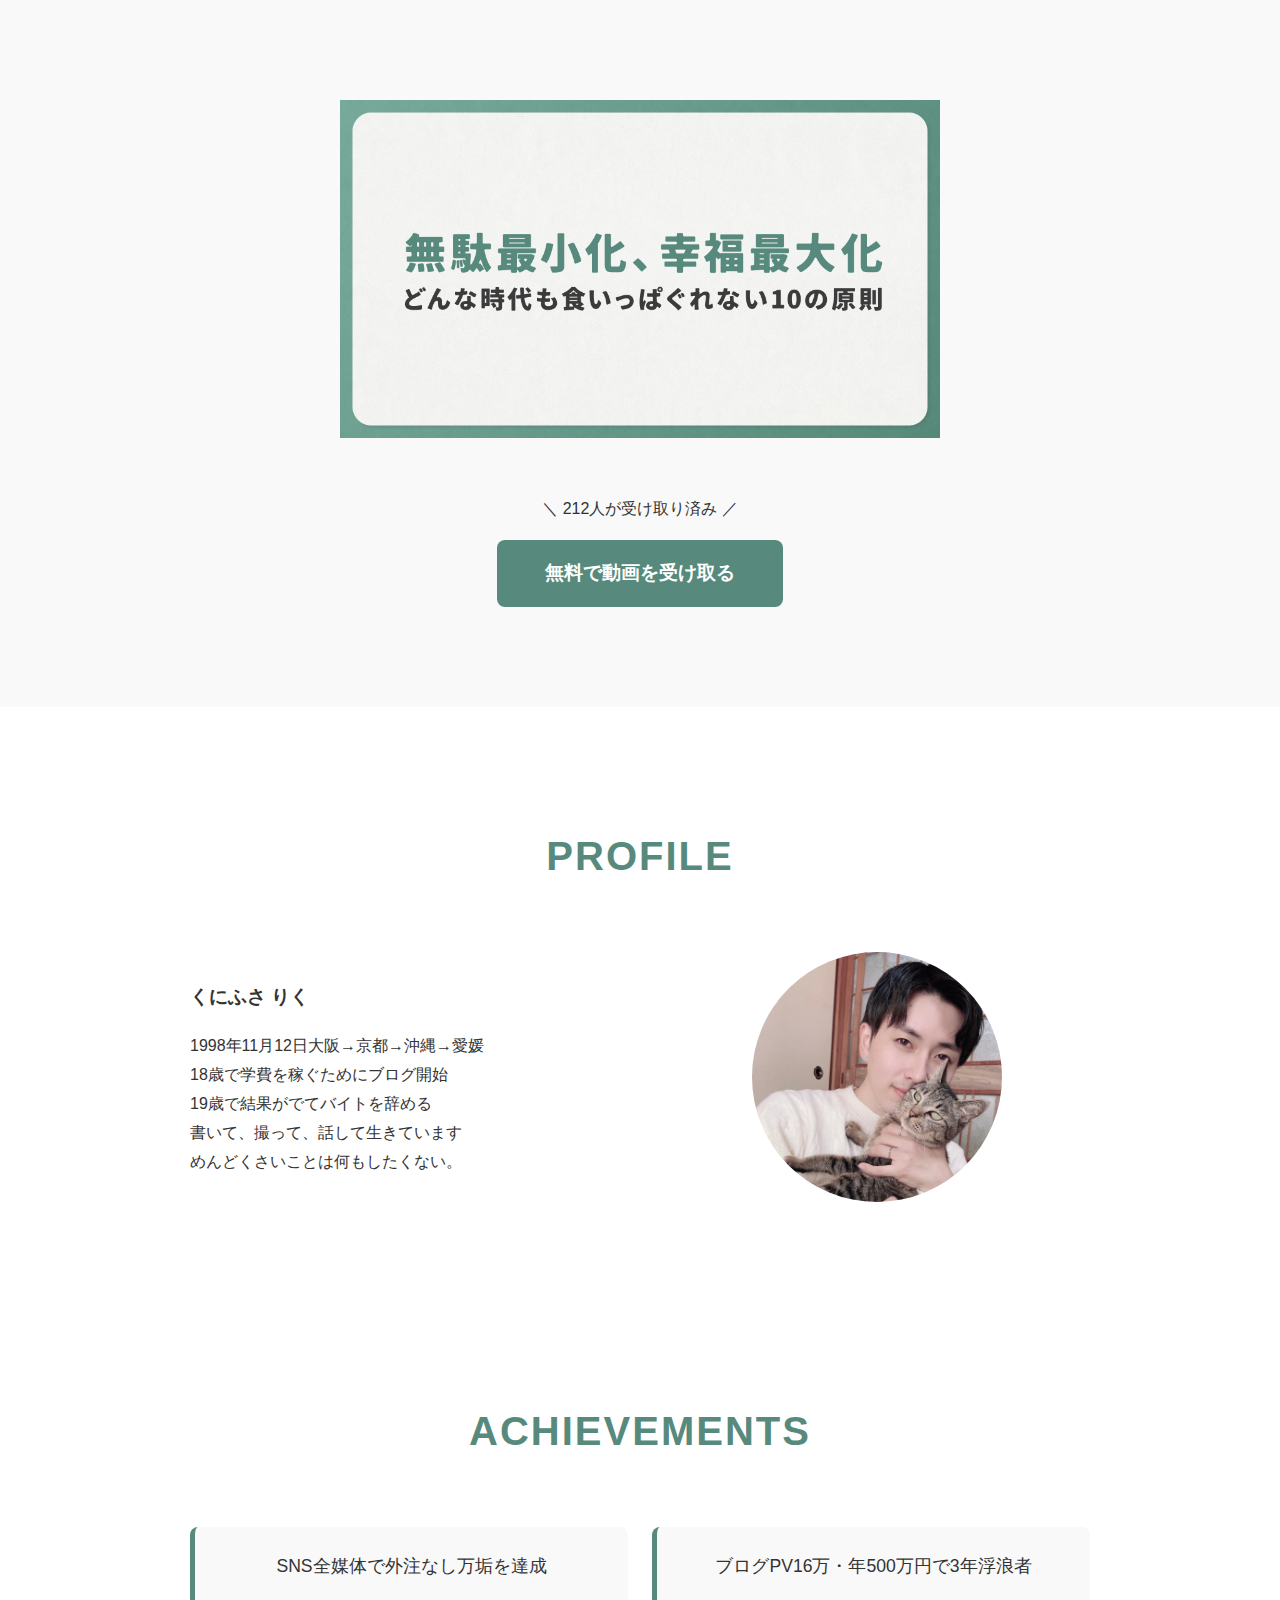
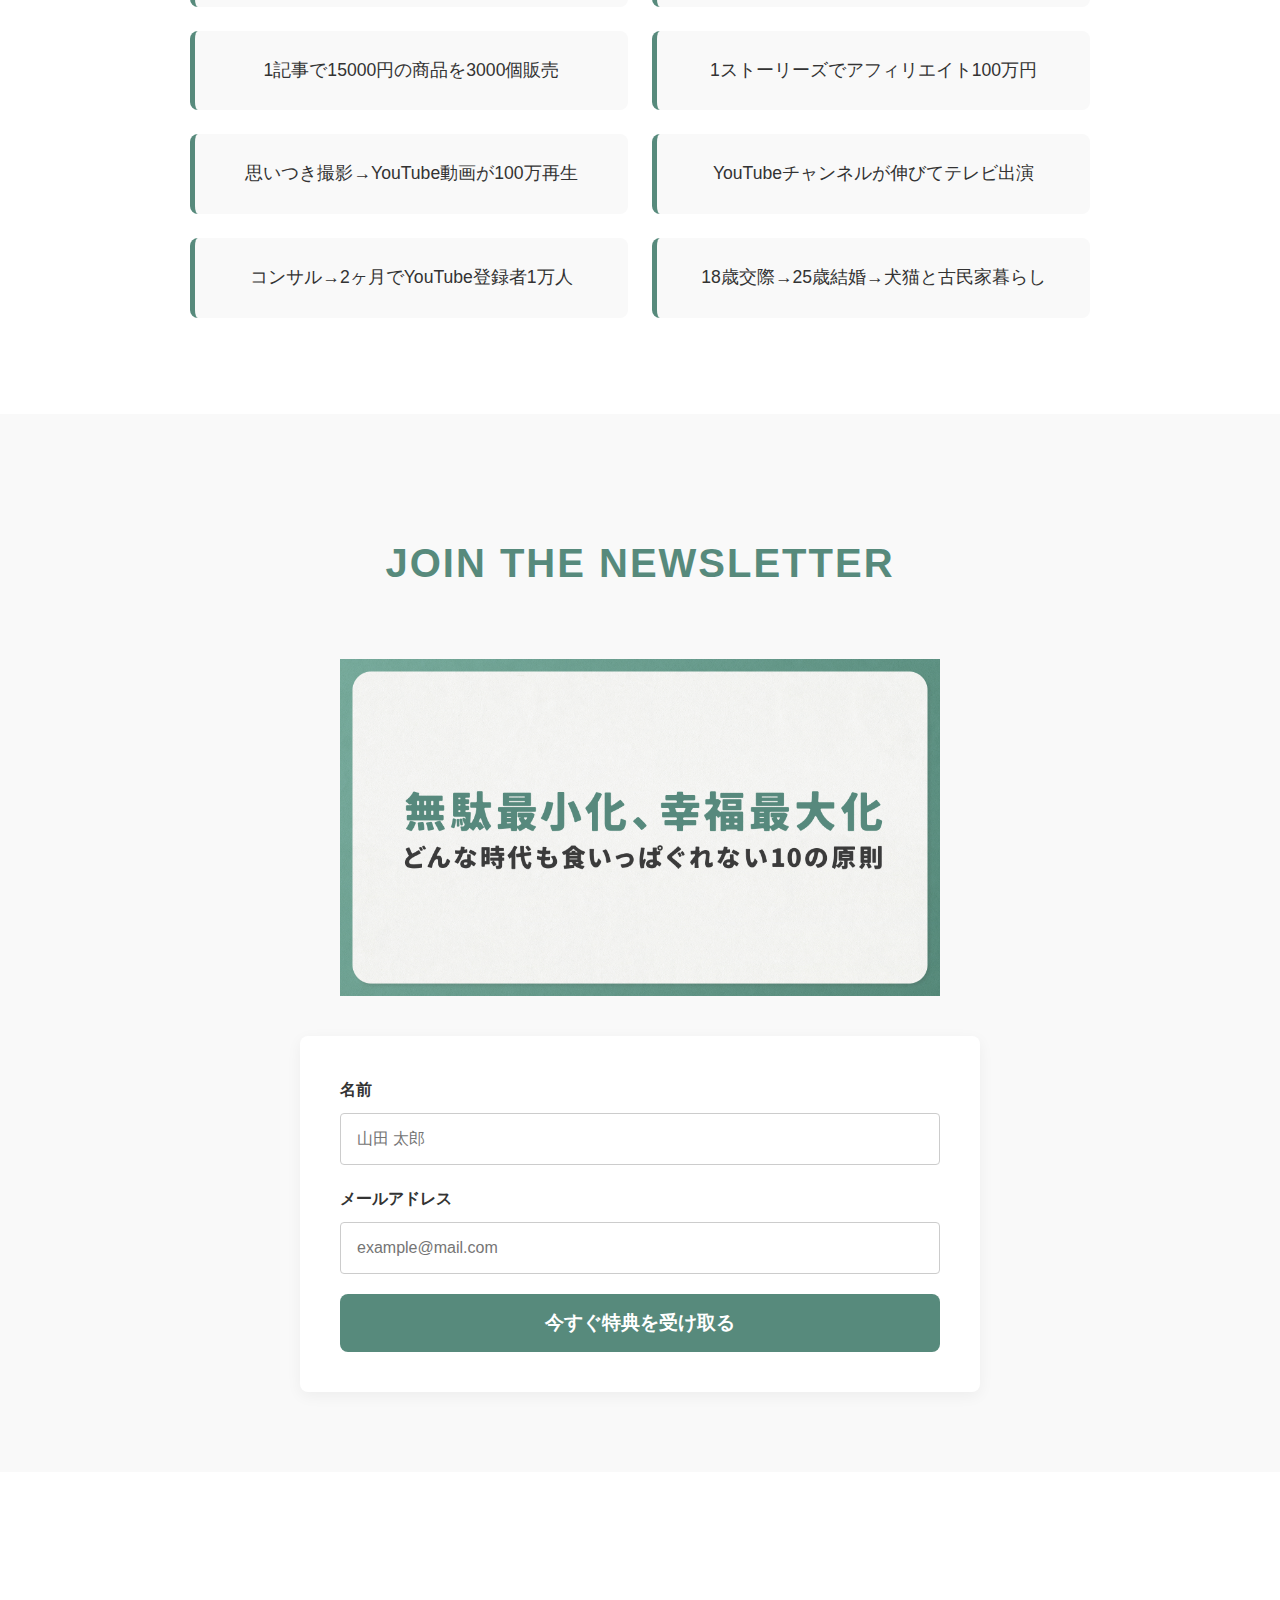
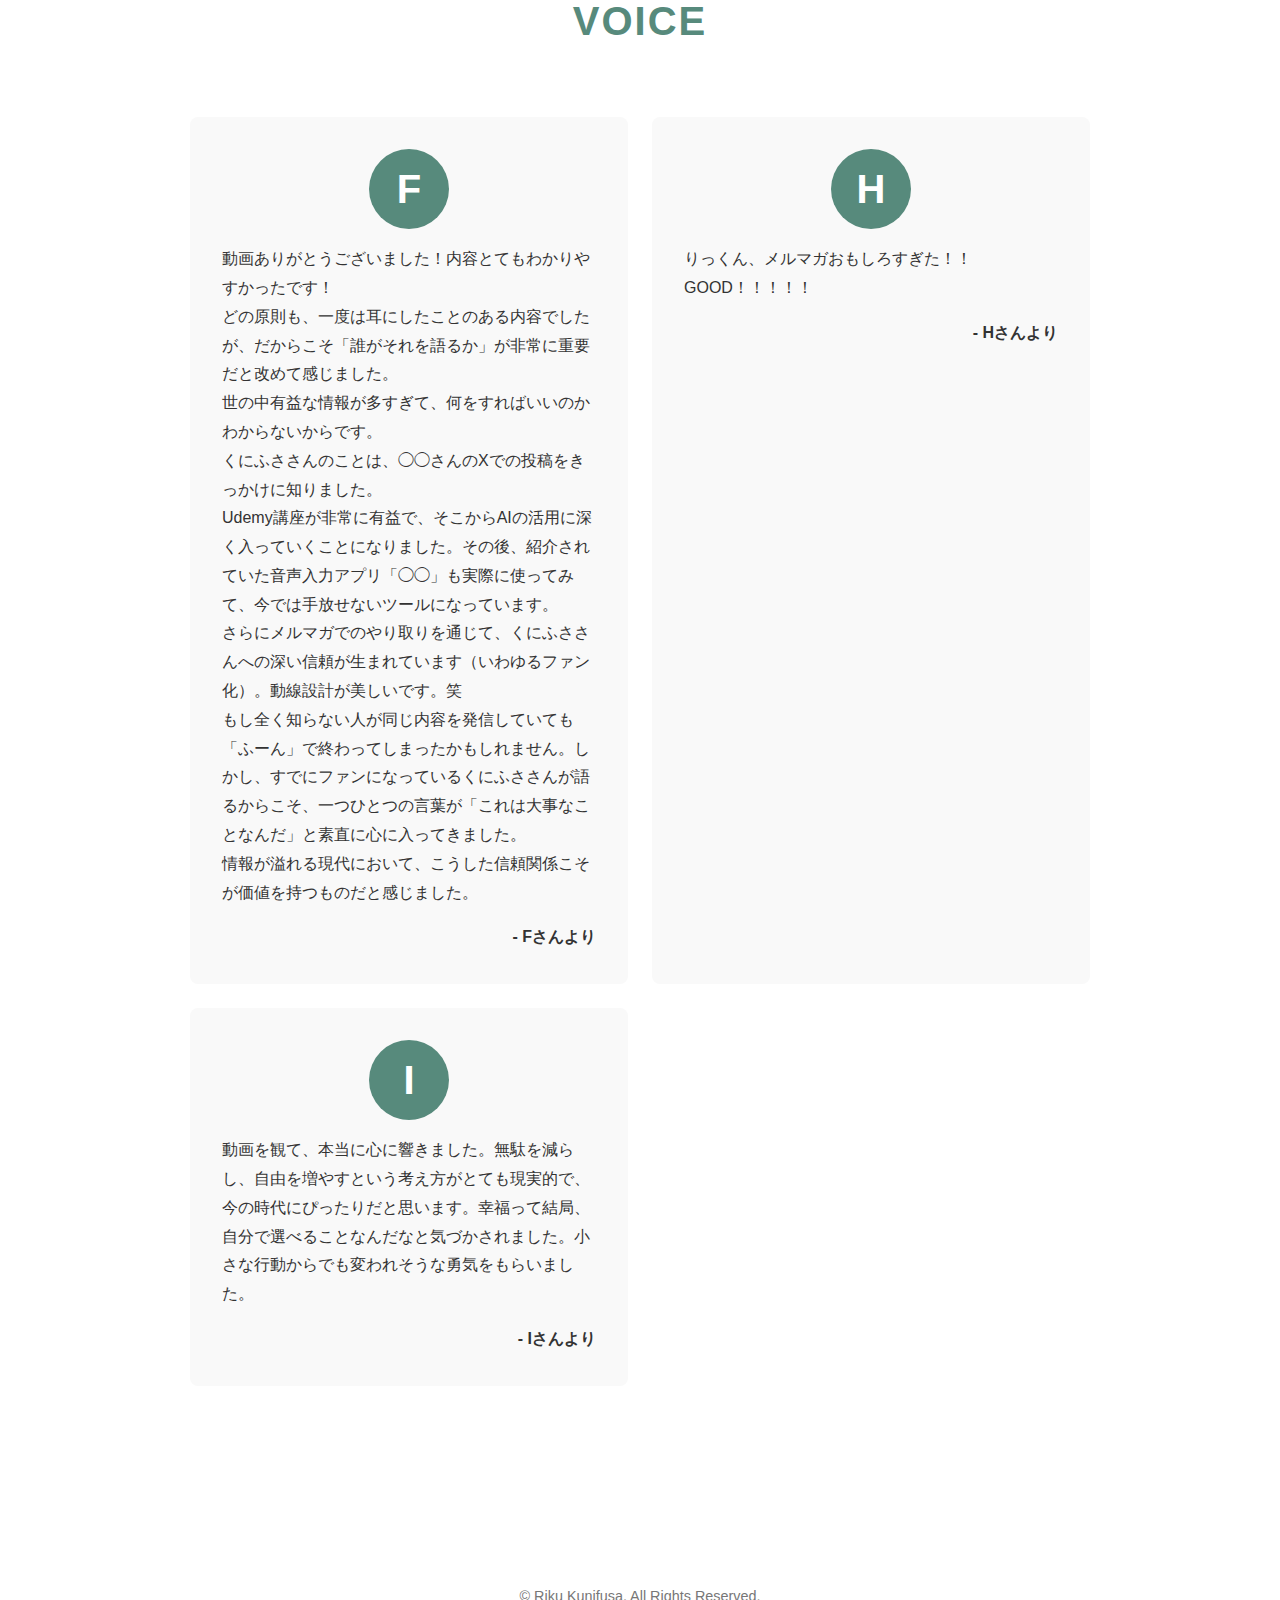
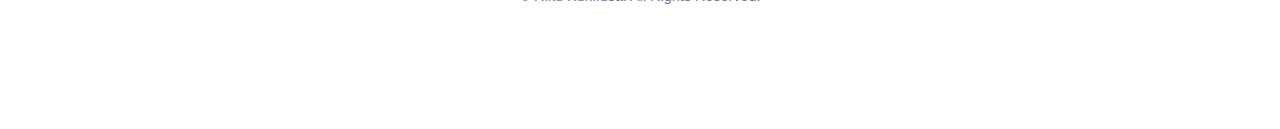
<file: lp/blog/index.html>
<!DOCTYPE html>
<html lang="ja">

<head>
    <meta charset="UTF-8">
    <meta name="viewport" content="width=device-width, initial-scale=1.0">
    <title>くにふさりく 公式メルマガ｜無駄最小化、幸福最大化</title>
    <link rel="icon" href="../../images/profile_icon.jpg">

    <!-- OGP Settings -->
    <meta property="og:title" content="くにふさりく 公式メルマガ｜無駄最小化、幸福最大化" />
    <meta property="og:description" content="どんな時代も食いっぱぐれない10の原則" />
    <meta property="og:type" content="website" />
    <meta property="og:url" content="https://magazine-mocha-six.vercel.app/lp/blog/" />
    <meta property="og:image" content="https://magazine-mocha-six.vercel.app/images/og.png" />
    <meta property="og:site_name" content="くにふさりく 公式メルマガ" />
    <meta name="twitter:card" content="summary_large_image" />
</head>

<body>

    <!-- Configuration for this specific page -->
    <script>
        // ↓↓↓ CHANGE_THIS: 媒体別にフォームのAction URLを変更してください ↓↓↓
        window.FORM_ACTION_URL = "https://my937p.com/p/r/HDAPYctM";
        window.ROOT_PATH = "../../";
    </script>

    <!-- Content Loader -->
    <script src="../../js/content-loader.js"></script>

</body>

</html>
</file>
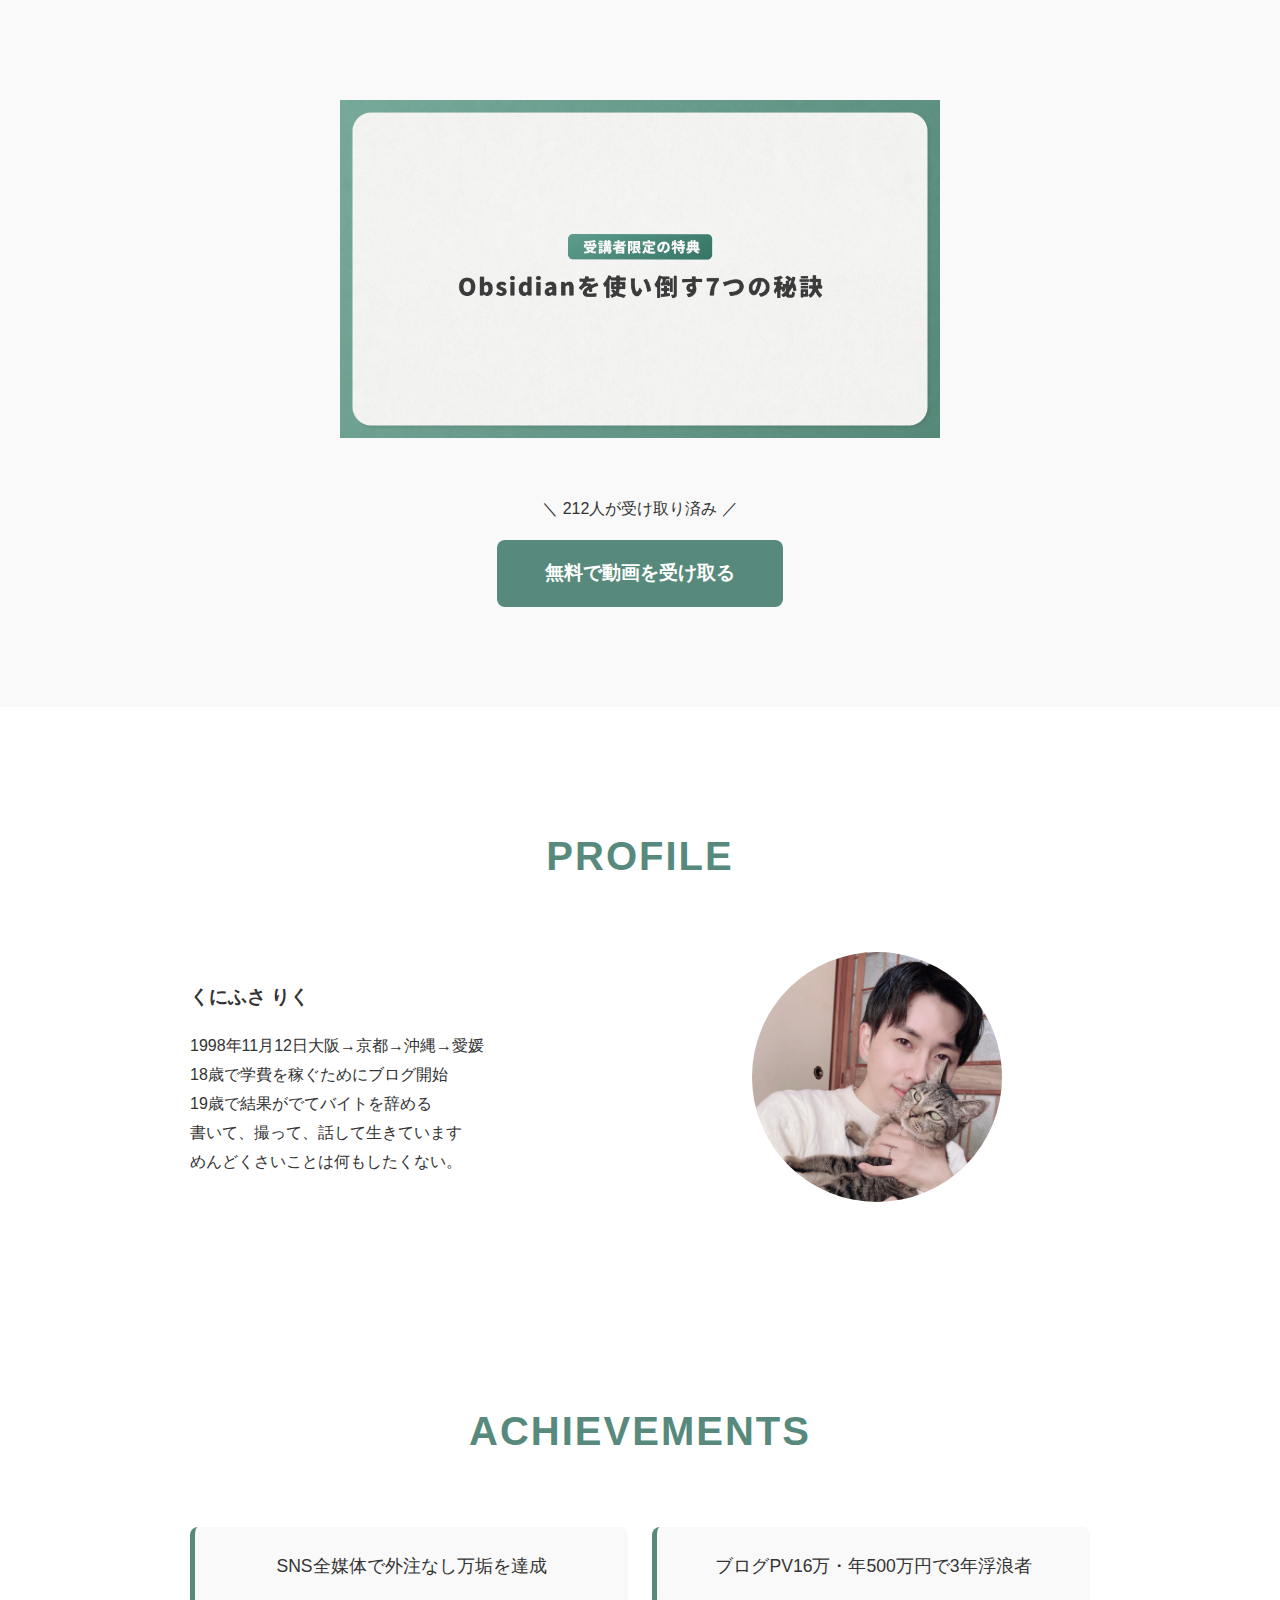
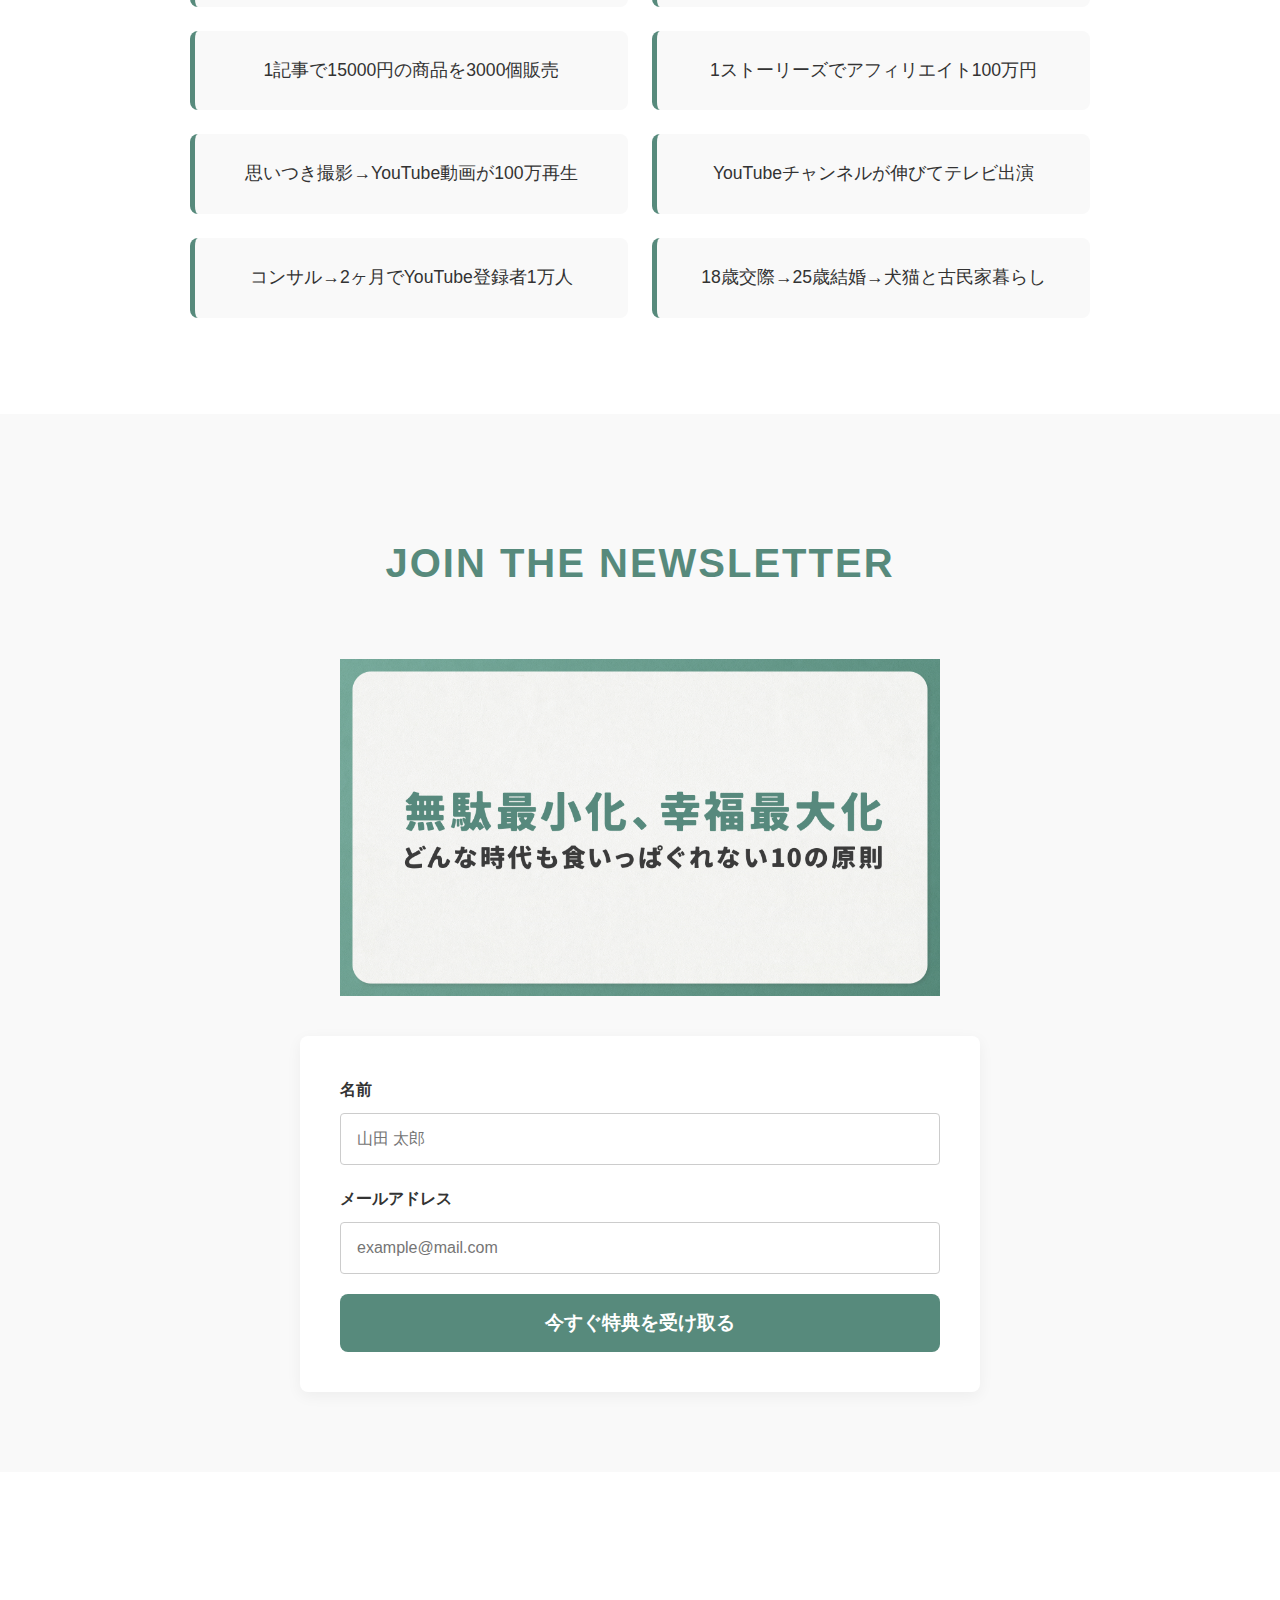
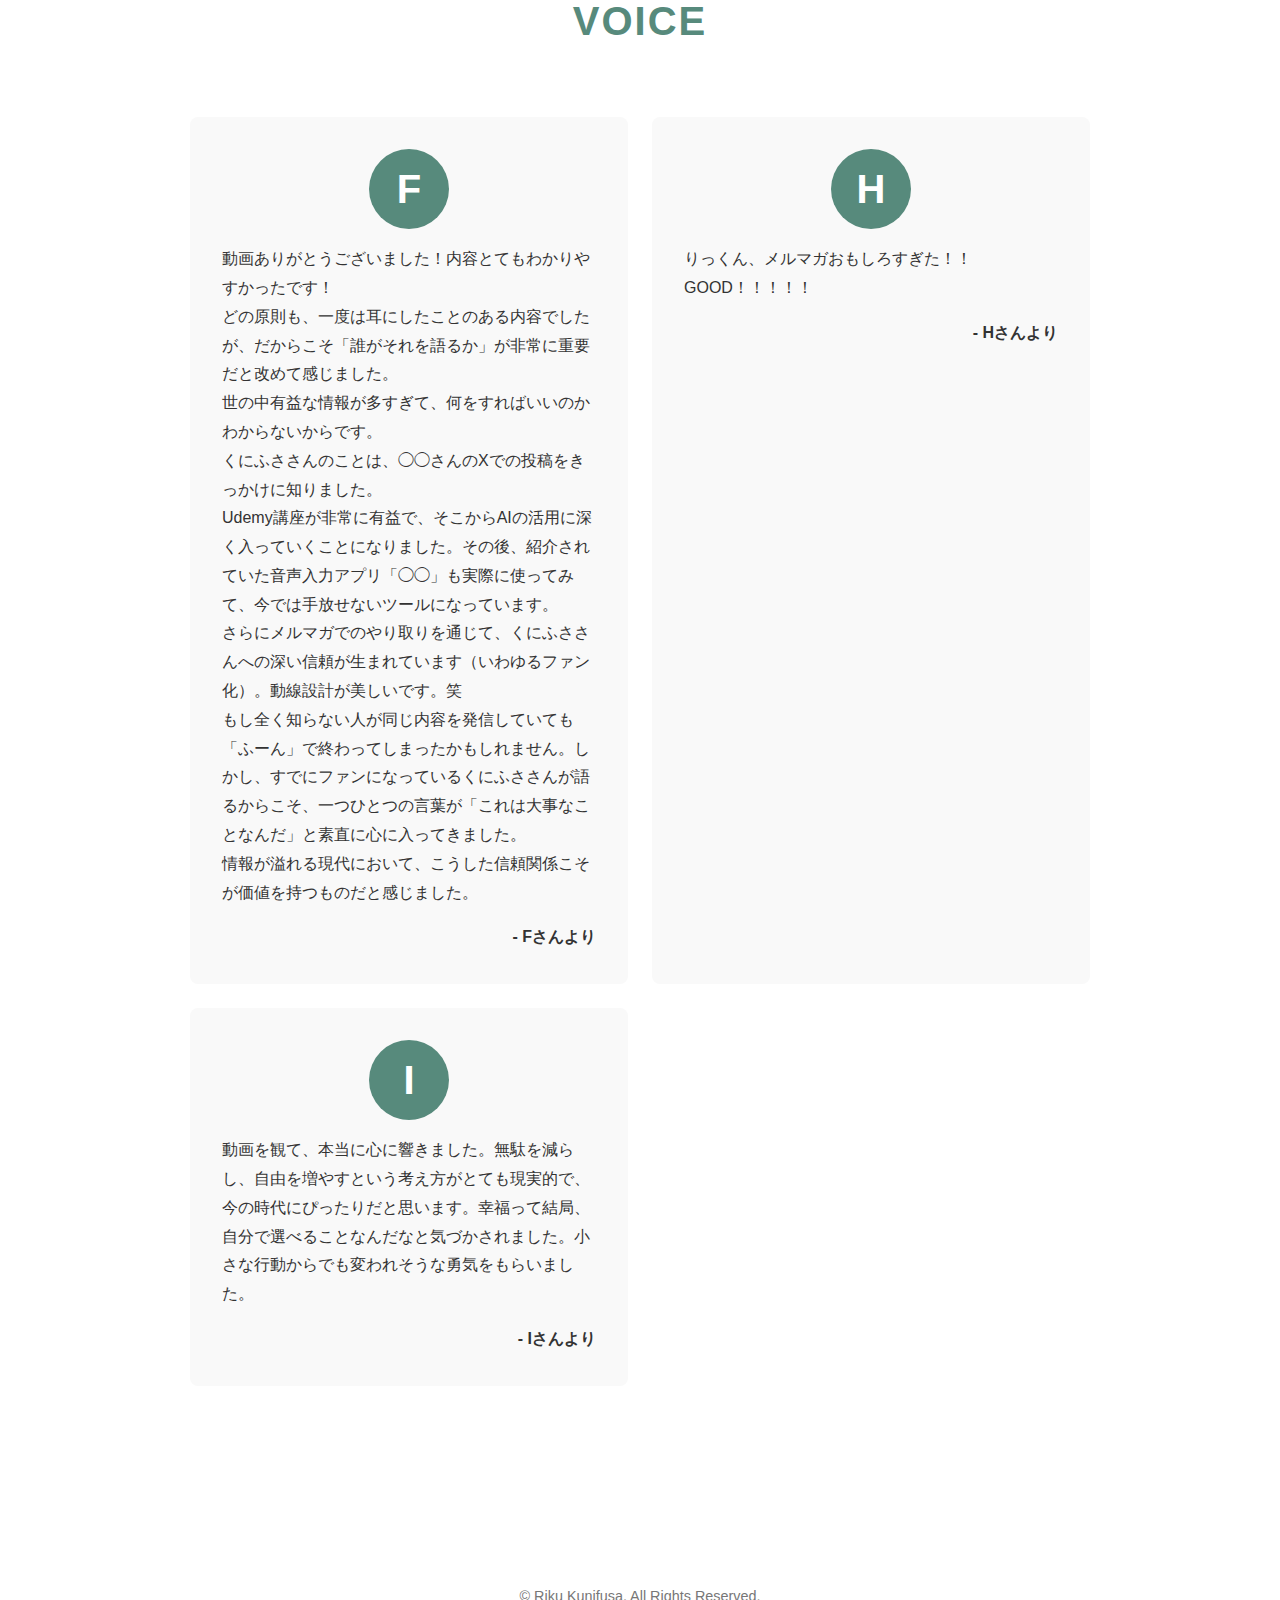
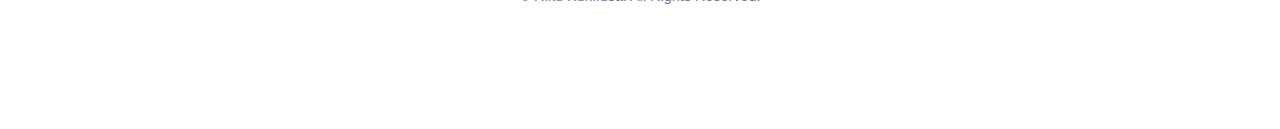
<file: lp/udemy/index.html>
<!DOCTYPE html>
<html lang="ja">

<head>
    <meta charset="UTF-8">
    <meta name="viewport" content="width=device-width, initial-scale=1.0">
    <title>くにふさりく 公式メルマガ｜無駄最小化、幸福最大化</title>
    <link rel="icon" href="../../images/profile_icon.jpg">

    <!-- OGP Settings -->
    <meta property="og:title" content="くにふさりく 公式メルマガ｜無駄最小化、幸福最大化" />
    <meta property="og:description" content="どんな時代も食いっぱぐれない10の原則" />
    <meta property="og:type" content="website" />
    <meta property="og:url" content="https://magazine-mocha-six.vercel.app/lp/x/" />
    <meta property="og:image" content="https://magazine-mocha-six.vercel.app/images/og.png" />
    <meta property="og:site_name" content="くにふさりく 公式メルマガ" />
    <meta name="twitter:card" content="summary_large_image" />
</head>

<body>

    <!-- Configuration for this specific page -->
    <script>
        // ↓↓↓ CHANGE_THIS: 媒体別にフォームのAction URLを変更してください ↓↓↓
        window.FORM_ACTION_URL = "https://my937p.com/p/r/WLl2xAp8";
        window.HERO_IMAGE = "../../images/Obsidianを使い倒す7つの秘訣.webp";
        window.ROOT_PATH = "../../";
    </script>

    <!-- Content Loader -->
    <script src="../../js/content-loader.js"></script>

</body>

</html>
</file>
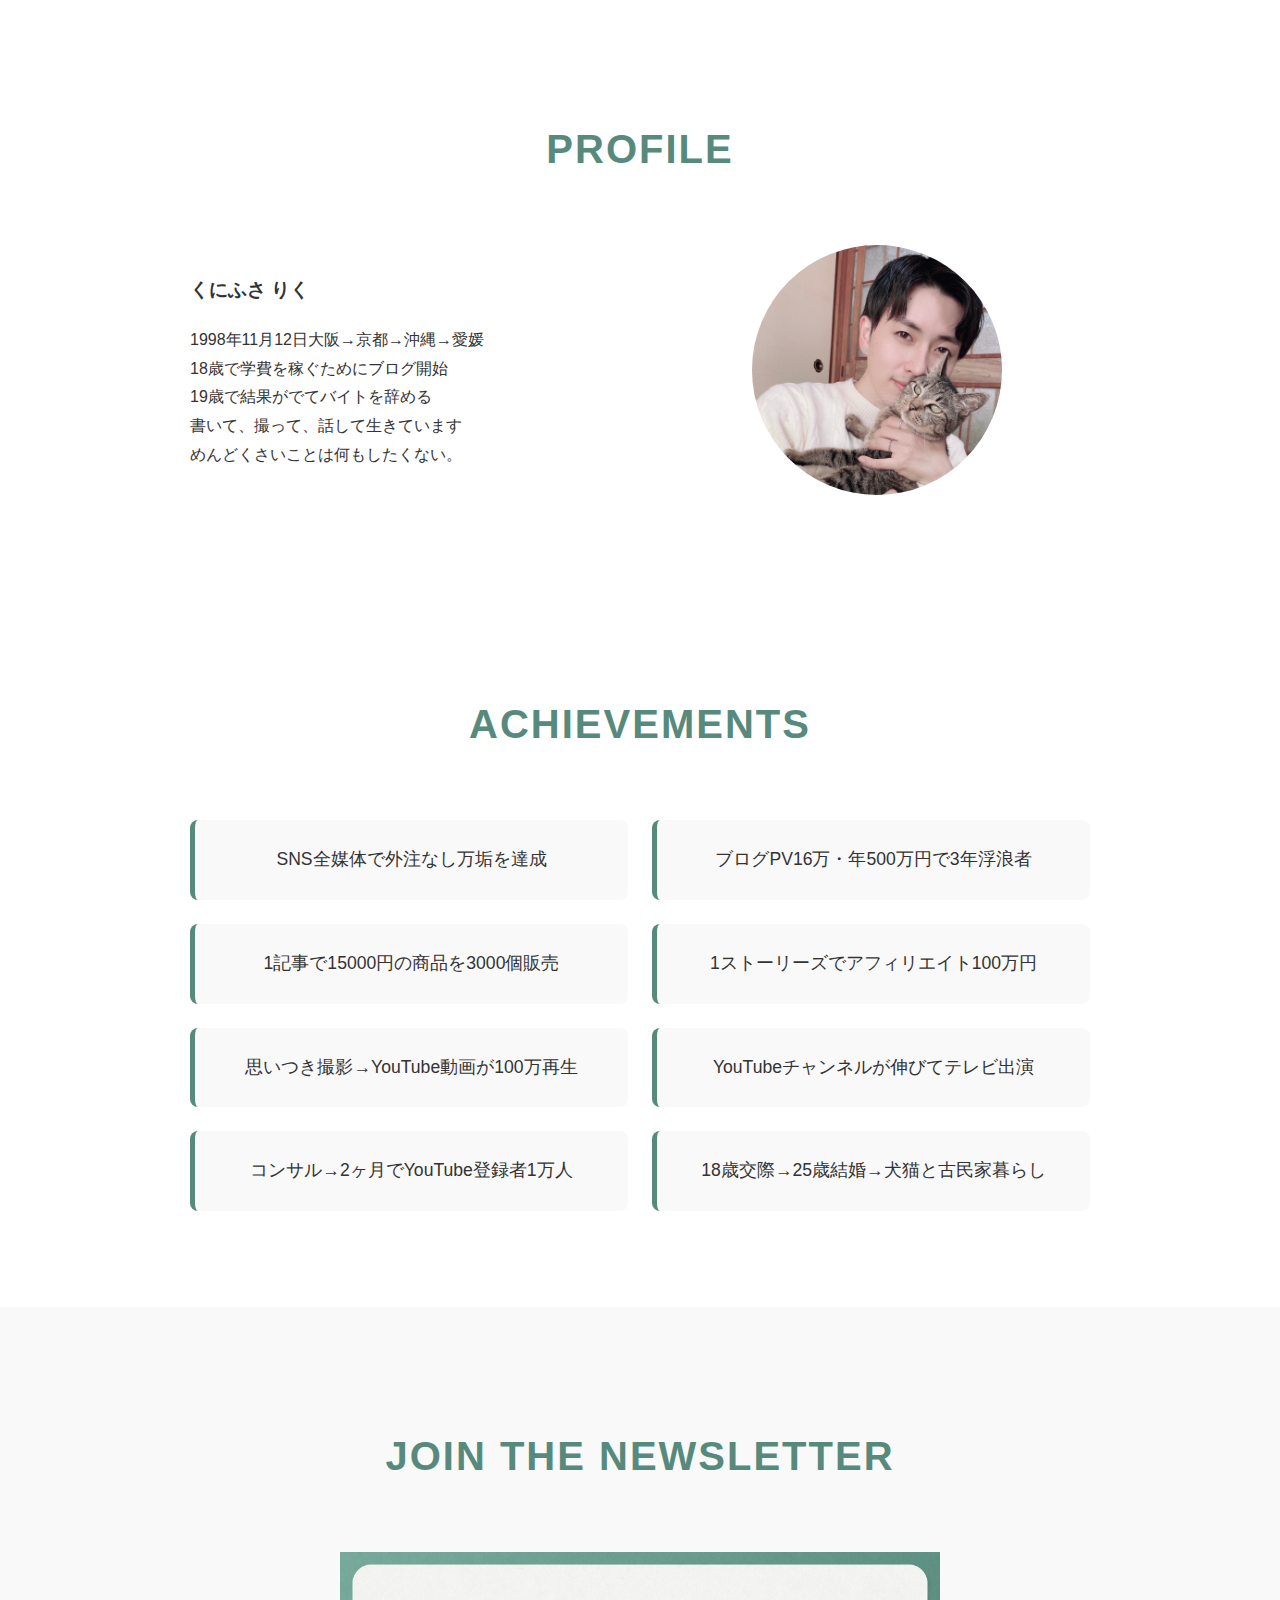
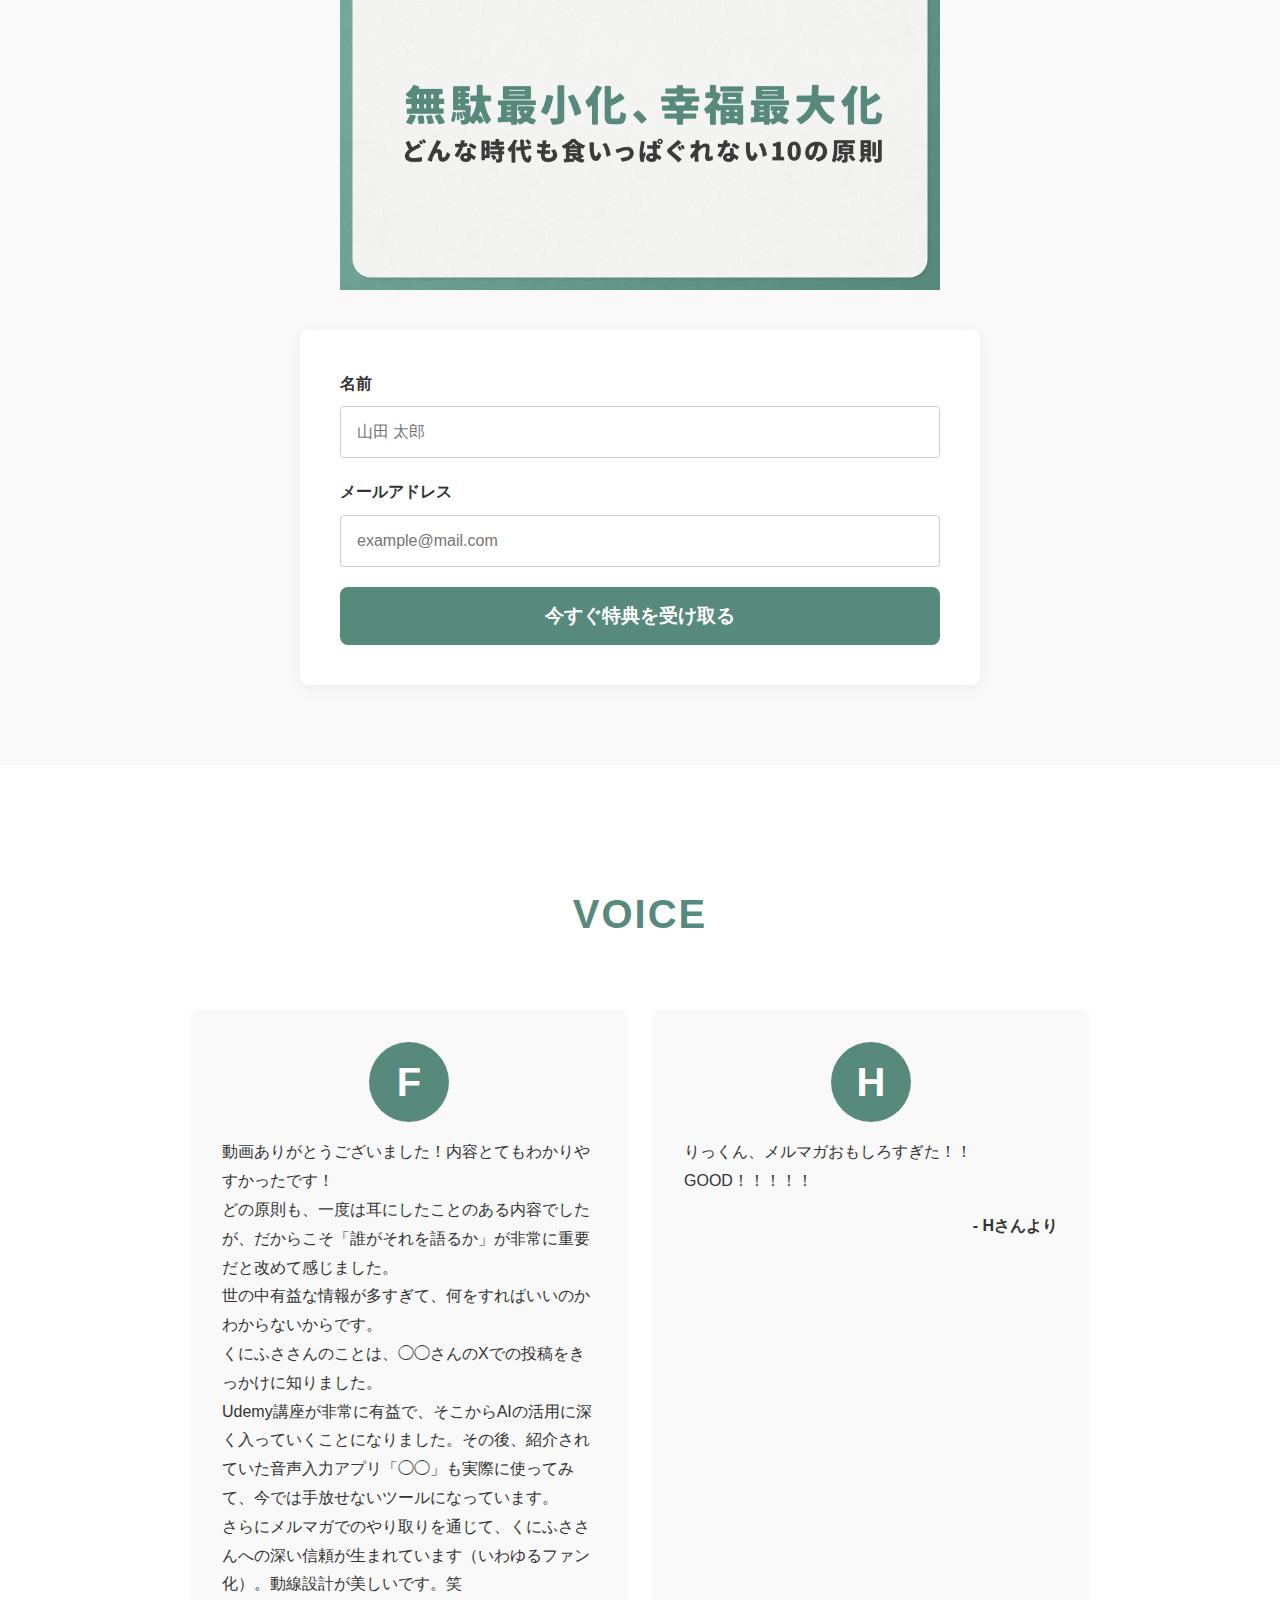
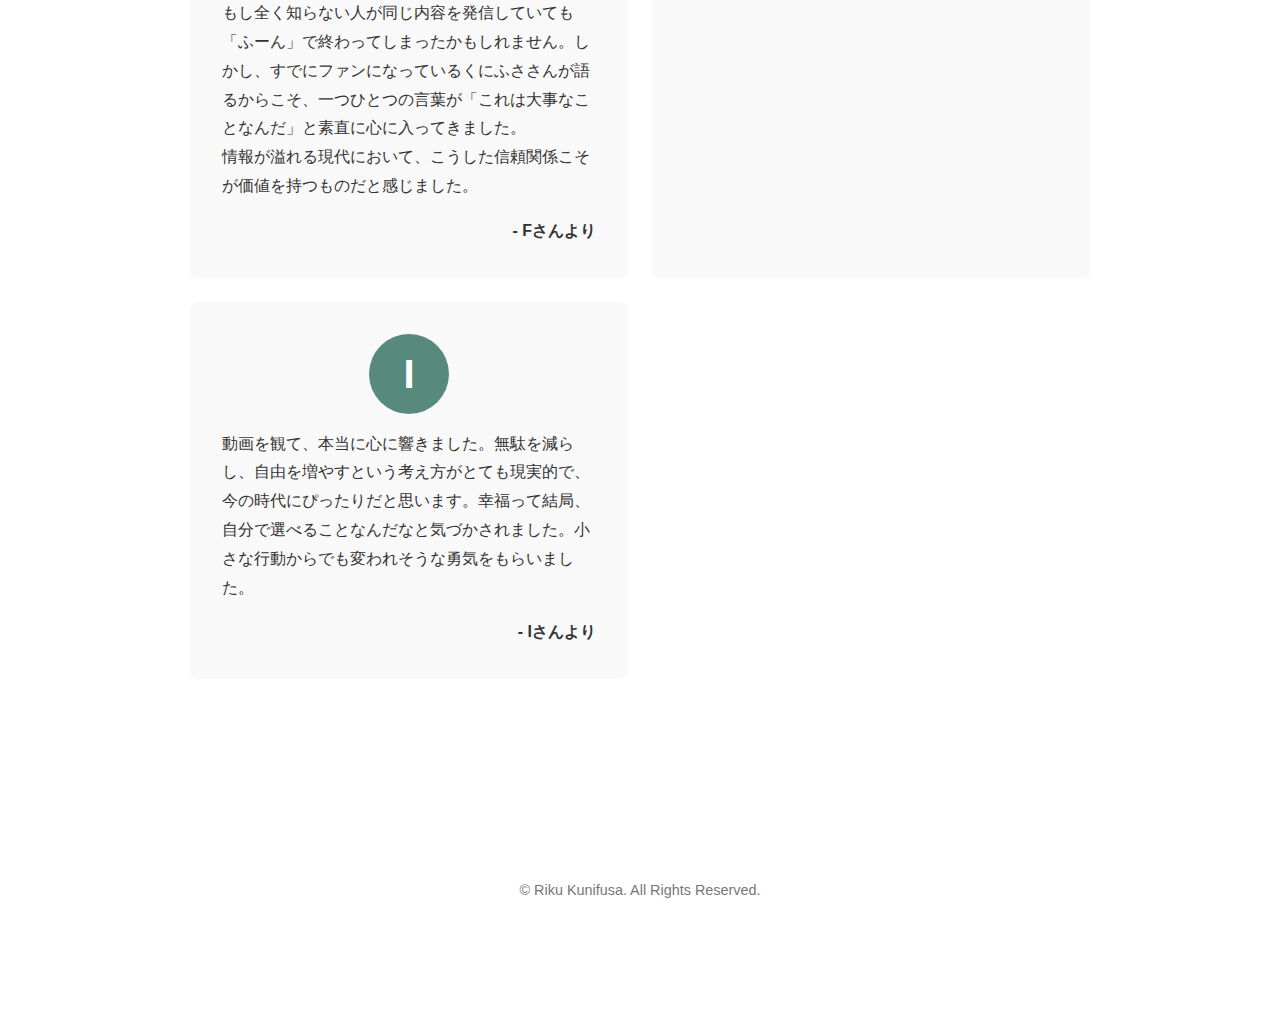
<file: lp/x/index.html>
<!DOCTYPE html>
<html lang="ja">

<head>
    <meta charset="UTF-8">
    <meta name="viewport" content="width=device-width, initial-scale=1.0">
    <title>くにふさりく 公式メルマガ｜無駄最小化、幸福最大化</title>
    <link rel="icon" href="../../images/profile_icon.jpg">

    <!-- OGP Settings -->
    <meta property="og:title" content="くにふさりく 公式メルマガ｜無駄最小化、幸福最大化" />
    <meta property="og:description" content="どんな時代も食いっぱぐれない10の原則" />
    <meta property="og:type" content="website" />
    <meta property="og:url" content="https://magazine-mocha-six.vercel.app/lp/x/" />
    <meta property="og:image" content="https://magazine-mocha-six.vercel.app/images/og.png" />
    <meta property="og:site_name" content="くにふさりく 公式メルマガ" />
    <meta name="twitter:card" content="summary_large_image" />
</head>

<body>

    <!-- Configuration for this specific page -->
    <script>
        // ↓↓↓ CHANGE_THIS: 媒体別にフォームのAction URLを変更してください ↓↓↓
        window.FORM_ACTION_URL = "https://my937p.com/p/r/WLl2xAp8";
        window.ROOT_PATH = "../../";
        window.HIDE_HEADER = true;
    </script>

    <!-- Content Loader -->
    <script src="../../js/content-loader.js"></script>

</body>

</html>
</file>
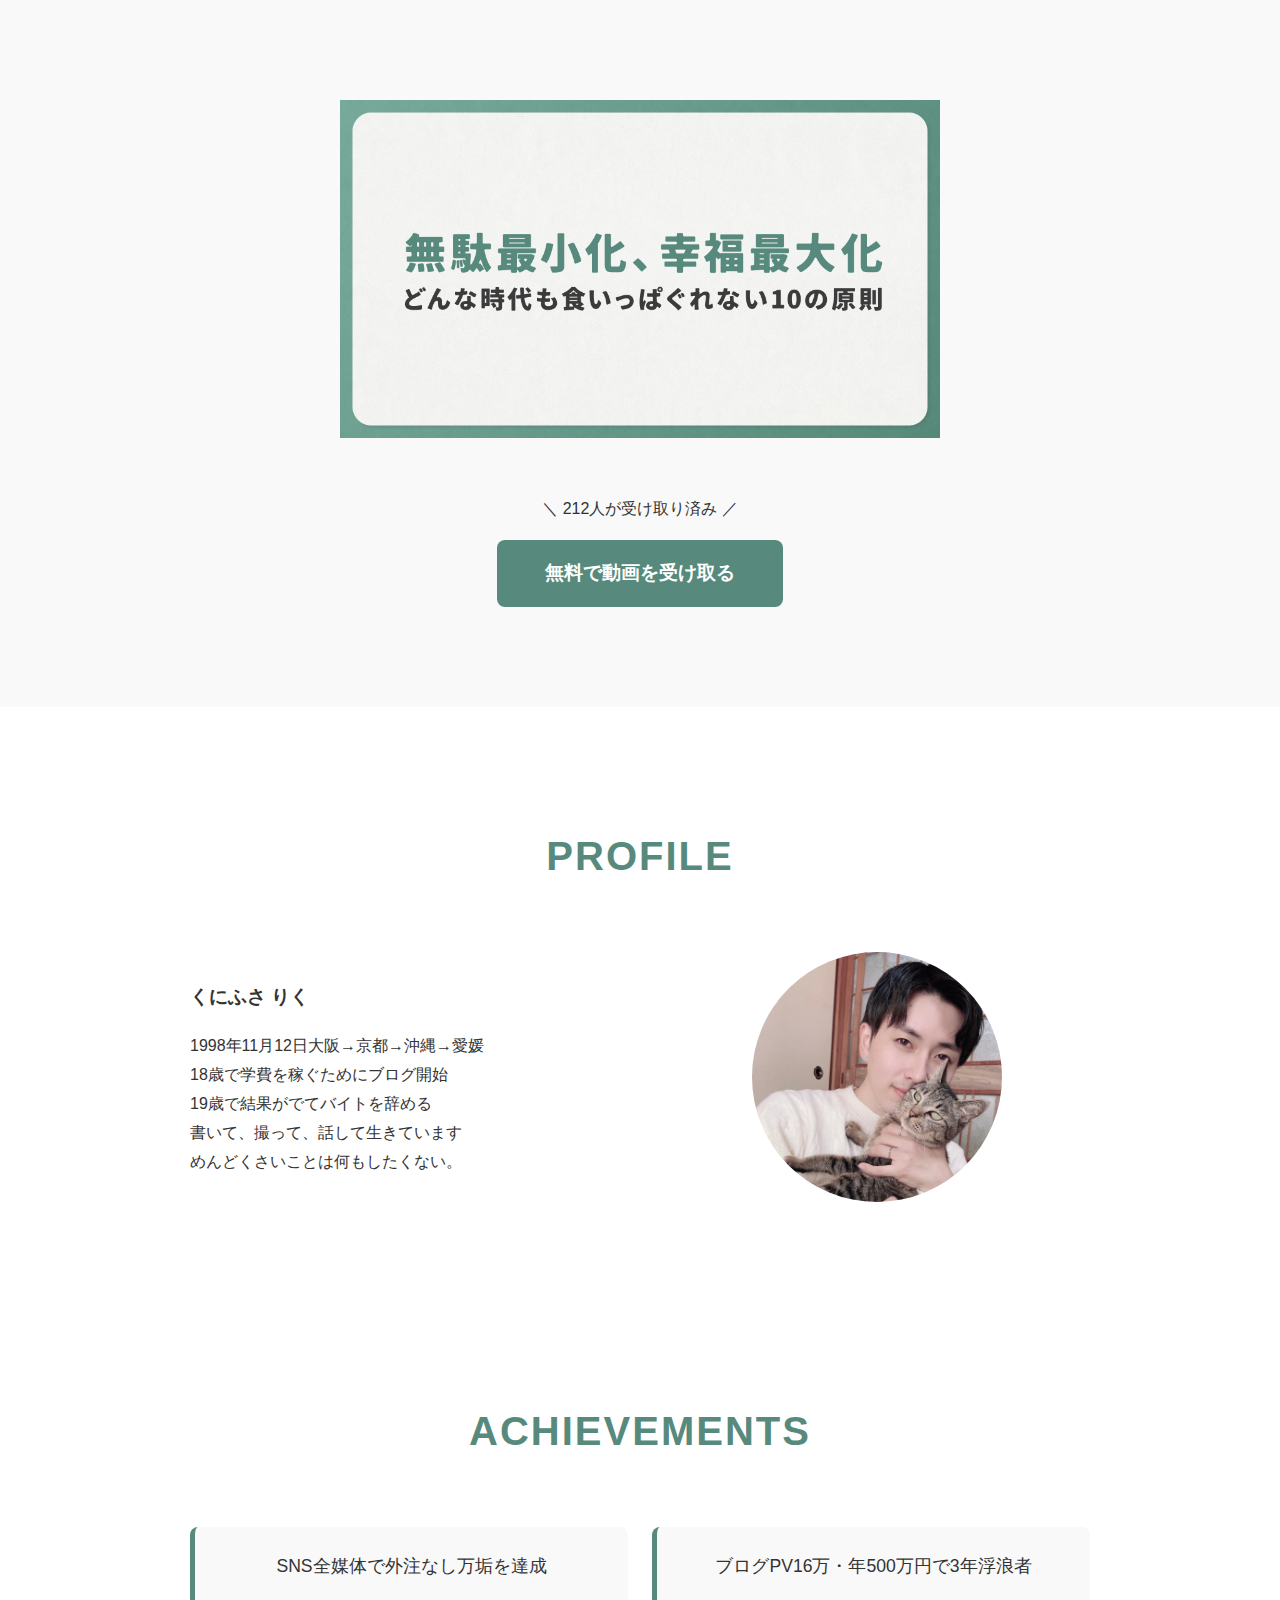
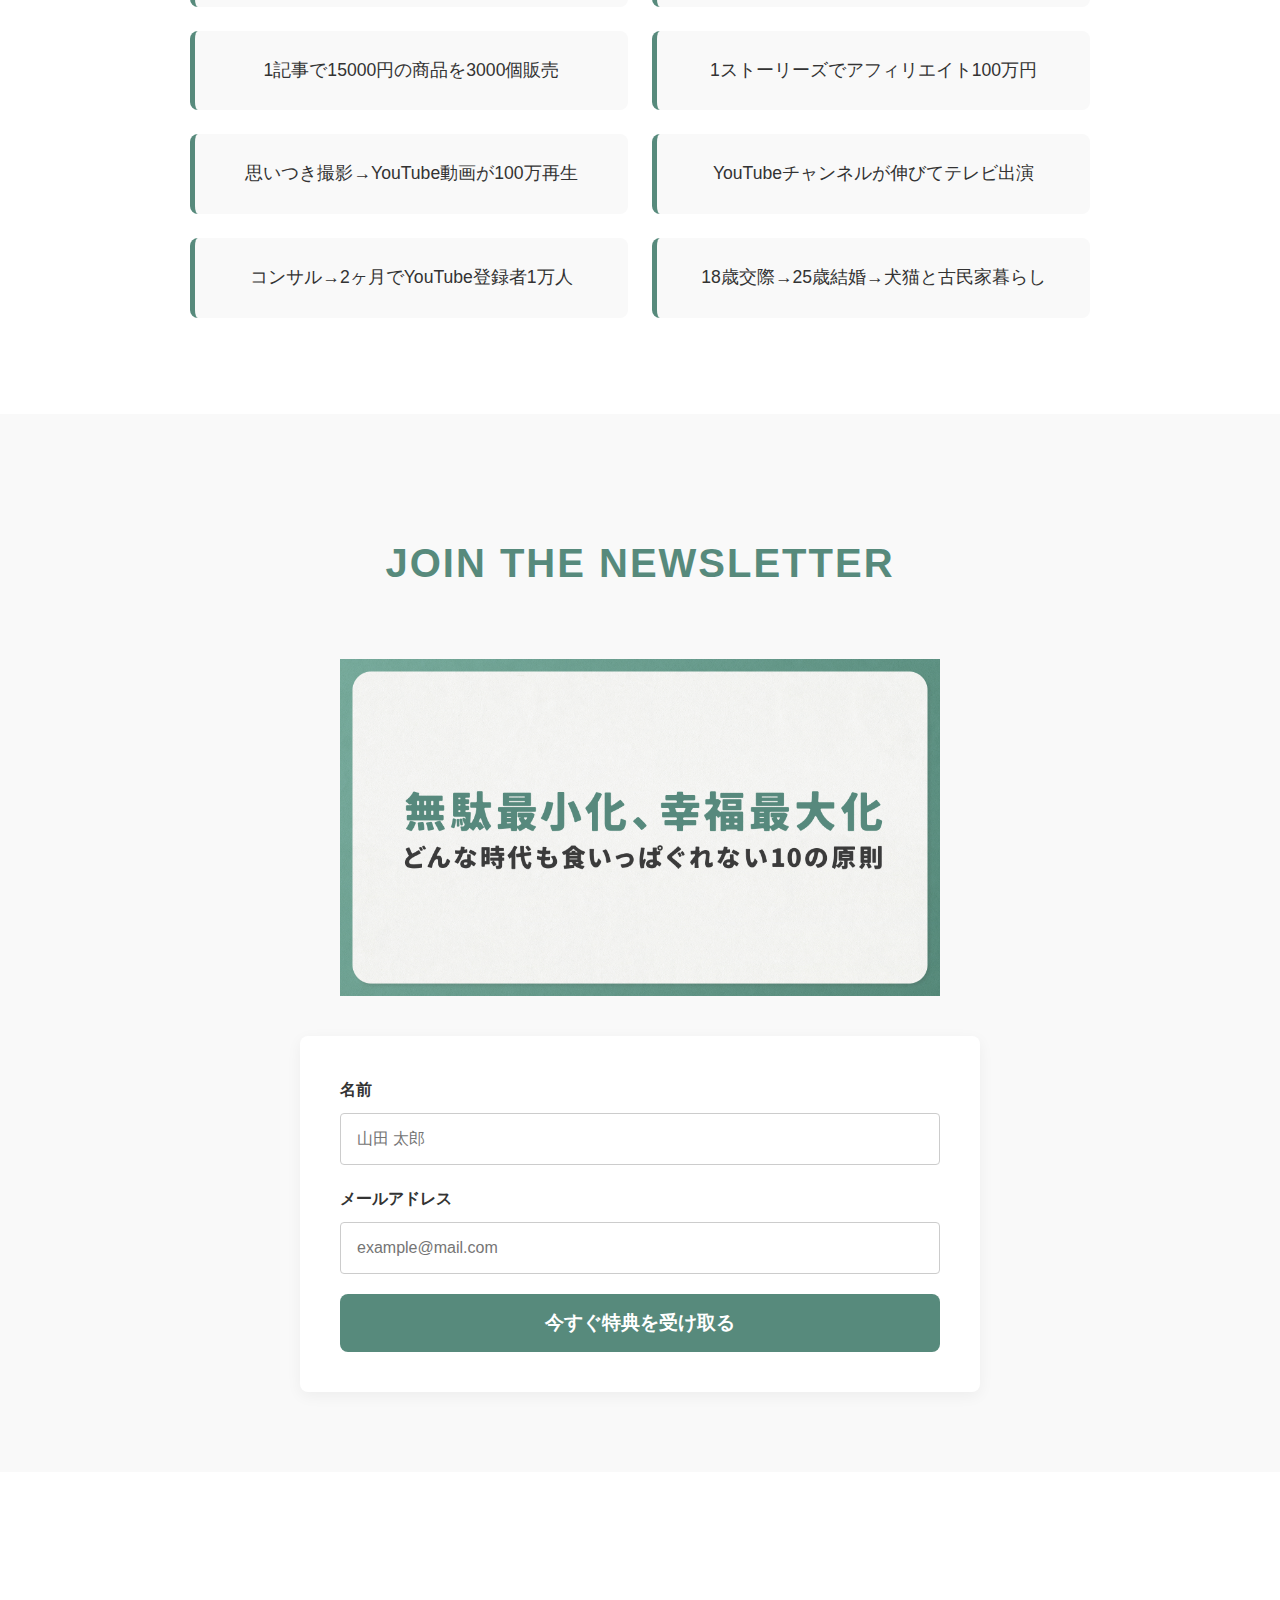
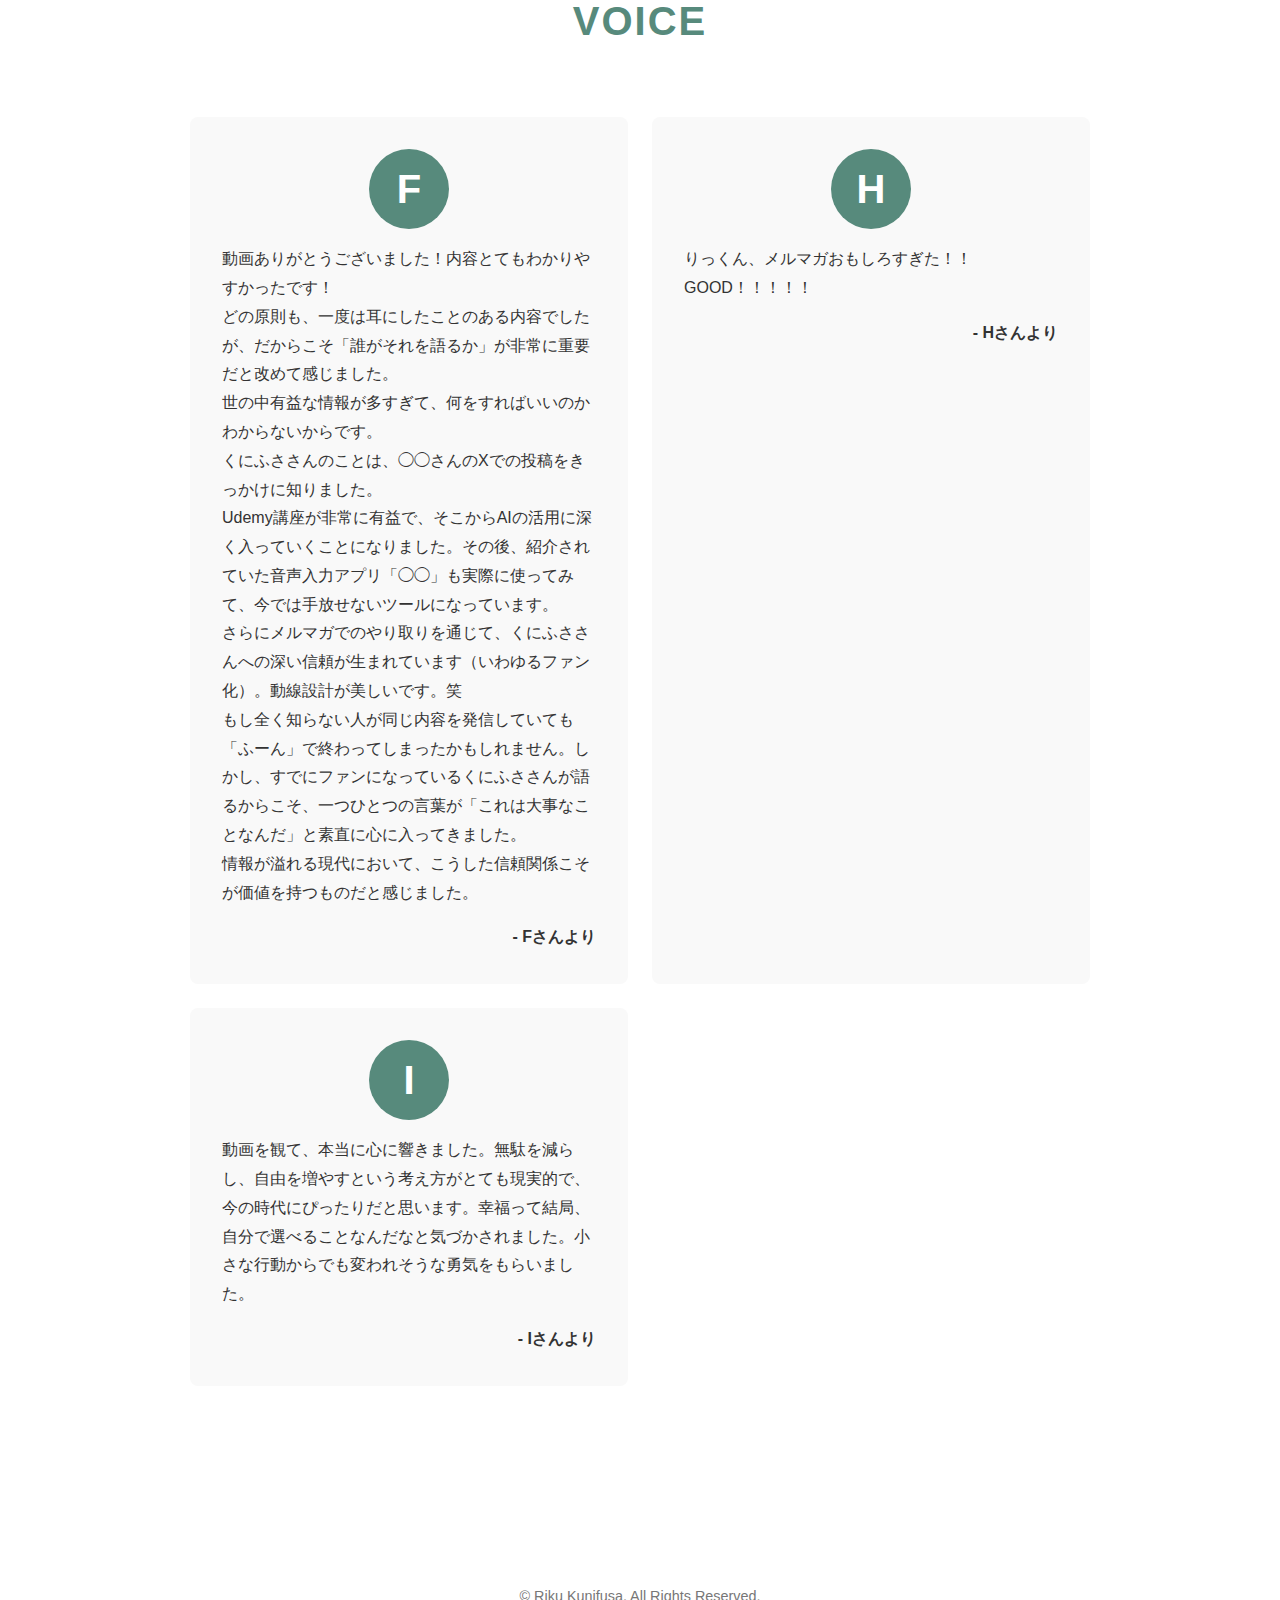
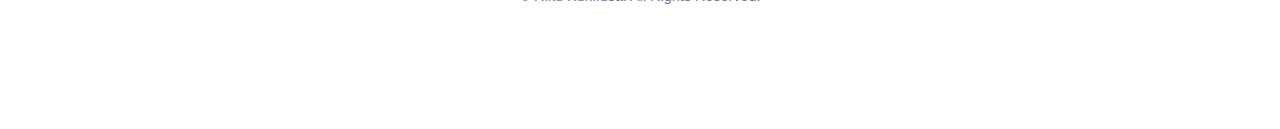
<file: lp/youtube/index.html>
<!DOCTYPE html>
<html lang="ja">

<head>
    <meta charset="UTF-8">
    <meta name="viewport" content="width=device-width, initial-scale=1.0">
    <title>くにふさりく 公式メルマガ｜無駄最小化、幸福最大化</title>
    <link rel="icon" href="../../images/profile_icon.jpg">

    <!-- OGP Settings -->
    <meta property="og:title" content="くにふさりく 公式メルマガ｜無駄最小化、幸福最大化" />
    <meta property="og:description" content="どんな時代も食いっぱぐれない10の原則" />
    <meta property="og:type" content="website" />
    <meta property="og:url" content="https://magazine-mocha-six.vercel.app/lp/youtube/" />
    <meta property="og:image" content="https://magazine-mocha-six.vercel.app/images/og.png" />
    <meta property="og:site_name" content="くにふさりく 公式メルマガ" />
    <meta name="twitter:card" content="summary_large_image" />
</head>

<body>

    <!-- Configuration for this specific page -->
    <script>
        // ↓↓↓ CHANGE_THIS: 媒体別にフォームのAction URLを変更してください ↓↓↓
        window.FORM_ACTION_URL = "https://my937p.com/p/r/HtWGd66q";
        window.ROOT_PATH = "../../";
    </script>

    <!-- Content Loader -->
    <script src="../../js/content-loader.js"></script>

</body>

</html>
</file>
<file: style.css>
/* General */
html {
    scroll-behavior: smooth;
}

body {
    font-family: -apple-system, BlinkMacSystemFont, 'Segoe UI', Roboto, 'Helvetica Neue', Arial, 'Noto Sans', sans-serif, 'Apple Color Emoji', 'Segoe UI Emoji', 'Segoe UI Symbol', 'Noto Color Emoji';
    margin: 0;
    background-color: #ffffff;
    color: #333;
    line-height: 1.8;
}

.container {
    max-width: 900px;
    margin: 0 auto;
    padding: 80px 24px;
}

.section-title {
    text-align: center;
    font-size: 2.5rem;
    font-weight: bold;
    color: #578A7C;
    margin-bottom: 60px;
    letter-spacing: 2px;
}

.placeholder-image {
    background-color: #e0e0e0;
    border-radius: 8px;
}

/* Header */
.hero {
    text-align: center;
    background-color: #f9f9f9;
}

.hero .container {
    padding-top: 100px;
    padding-bottom: 100px;
}

.main-title {
    font-size: 3.5rem;
    font-weight: bold;
    margin: 0 0 16px 0;
}

.subtitle {
    font-size: 1.1rem;
    margin-bottom: 32px;
}

.hero-image {
    width: 100%;
    max-width: 600px;
    height: auto;
    margin: 0 auto 32px;
    object-fit: contain;
}

.present-text {
    font-size: 1rem;
    margin-bottom: 16px;
    font-weight: 500;
}

.cta-button {
    display: inline-block;
    background-color: #578A7C;
    color: #fff;
    padding: 16px 48px;
    text-decoration: none;
    border-radius: 8px;
    font-weight: bold;
    font-size: 1.2rem;
    transition: background-color 0.3s, transform 0.3s;
    animation: pulse 2s infinite;
}

.cta-bottom {
    text-align: center;
}

.cta-button:hover {
    background-color: #4a756a;
    transform: translateY(-2px);
}

@keyframes pulse {
    0% {
        transform: scale(1);
        box-shadow: 0 0 0 0 rgba(87, 138, 124, 0.7);
    }
    70% {
        transform: scale(1.02);
        box-shadow: 0 0 10px 20px rgba(87, 138, 124, 0);
    }
    100% {
        transform: scale(1);
        box-shadow: 0 0 0 0 rgba(87, 138, 124, 0);
    }
}

/* Achievements */
.achievements-list {
    list-style: none;
    padding: 0;
    display: grid;
    grid-template-columns: repeat(auto-fit, minmax(300px, 1fr));
    gap: 24px;
    text-align: center;
}

.achievements-list li {
    background-color: #f9f9f9;
    padding: 24px;
    border-radius: 8px;
    border-left: 5px solid #578A7C;
    font-size: 1.1rem;
    font-weight: 500;
}

/* Profile */
.flex-container {
    display: flex;
    align-items: center;
    gap: 48px;
}

.flex-container.reverse {
    flex-direction: row-reverse;
}

.flex-item {
    flex: 1;
}

.profile-image {
    width: 250px;
    height: 250px;
    object-fit: cover;
    border-radius: 50%;
    margin: 0 auto;
    display: block;
}

/* Testimonials */
.testimonials-grid {
    display: grid;
    grid-template-columns: 1fr 1fr;
    gap: 24px;
}

.voice-card {
    background-color: #f9f9f9;
    padding: 32px;
    border-radius: 8px;
}

.voice-initial {
    width: 80px;
    height: 80px;
    border-radius: 50%;
    margin: 0 auto 16px;
    background-color: #578A7C;
    color: #fff;
    display: flex;
    justify-content: center;
    align-items: center;
    font-size: 2.5rem;
    font-weight: bold;
}

.voice-card p {
    margin: 0;
}

.voice-name {
    text-align: right;
    margin-top: 16px !important;
    font-weight: bold;
}

/* Register Form */
.register {
    background-color: #f9f9f9;
}

.form-section-image {
    width: 100%;
    max-width: 600px;
    height: auto;
    margin: 0 auto 40px;
    object-fit: contain;
    display: block;
}

.myasp-form-container {
    max-width: 600px;
    margin: 0 auto;
    background: #fff;
    padding: 40px;
    border-radius: 8px;
    box-shadow: 0 4px 15px rgba(0,0,0,0.05);
}

/* Overriding MyASP Form Styles */
.myForm .input_unit {
    margin-bottom: 20px;
}

.myForm label {
    display: block;
    font-weight: bold;
    margin-bottom: 8px;
}

.myForm .my_column.my_right {
    margin: 0;
}

.myForm input[type="text"] {
    width: 100%;
    padding: 16px;
    border: 1px solid #ccc;
    border-radius: 4px;
    font-size: 1rem;
    box-sizing: border-box;
}

.myForm .form_input_label.required::after {
    position: relative;
    top: -2px;
}

.myForm .submit input[type="submit"] {
    width: 100%;
    background-color: #578A7C;
    color: #fff;
    padding: 16px;
    border: none;
    border-radius: 8px;
    font-weight: bold;
    font-size: 1.2rem;
    cursor: pointer;
    transition: background-color 0.3s, transform 0.3s;
}

.myForm .submit input[type="submit"]:hover {
    background-color: #4a756a;
    transform: translateY(-2px);
}

/* Footer */
footer {
    text-align: center;
    padding: 24px;
    font-size: 0.9rem;
    color: #777;
}

/* Responsive */
@media (max-width: 768px) {
    .main-title { font-size: 2.5rem; }
    .section-title { font-size: 2rem; }
    .flex-container, .flex-container.reverse {
        flex-direction: column;
    }
    .testimonials-grid {
        grid-template-columns: 1fr;
    }
    .myasp-form-container {
        padding: 24px;
    }
}
</file>
